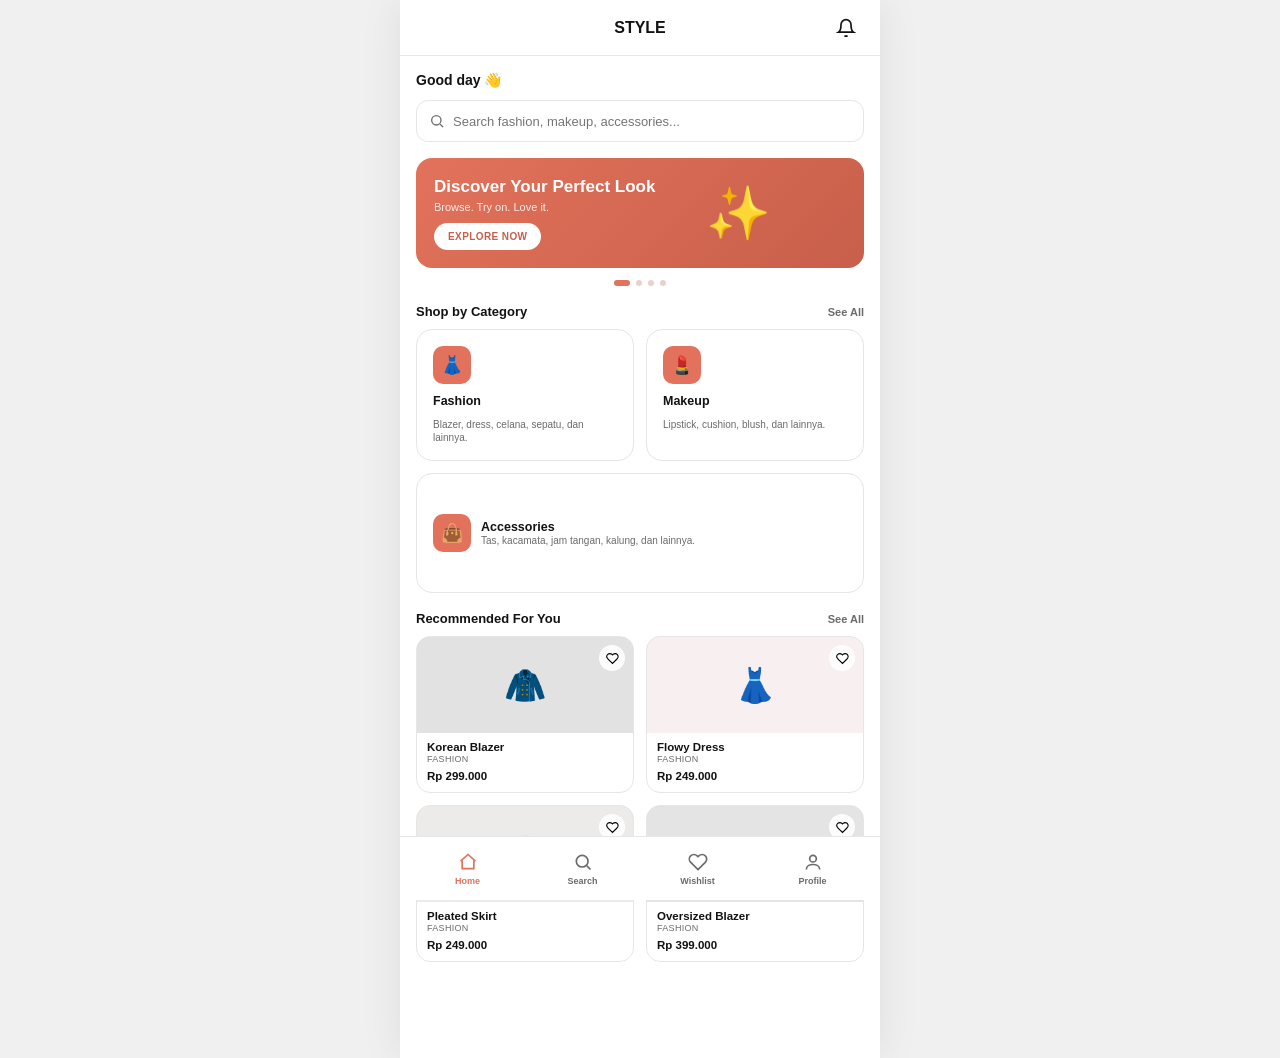
<file: index.html>
<!DOCTYPE html>
<html lang="id">
<head>
<meta charset="UTF-8">
<meta name="viewport" content="width=device-width, initial-scale=1.0">
<title>STYLE — Virtual Try-On</title>
<meta name="description" content="STYLE: telusuri produk fashion, makeup, dan aksesori lalu coba secara virtual menggunakan AI.">
<link rel="stylesheet" href="styles.css">
<link rel="icon" href="data:image/svg+xml,<svg xmlns=%22http://www.w3.org/2000/svg%22 viewBox=%220 0 100 100%22><rect width=%22100%22 height=%22100%22 rx=%2222%22 fill=%22%23111%22/><text x=%2250%22 y=%2266%22 font-size=%2255%22 text-anchor=%22middle%22 fill=%22%23fff%22 font-family=%22sans-serif%22 font-weight=%22800%22>S</text></svg>">
</head>
<body>
<div class="app-shell">

  <div class="app-header">
    <span class="icon-btn placeholder"></span>
    <h1>STYLE</h1>
    <span class="icon-btn">
      <svg viewBox="0 0 24 24" fill="none" stroke="currentColor" stroke-width="2"><path d="M18 8a6 6 0 0 0-12 0c0 7-3 9-3 9h18s-3-2-3-9"/><path d="M13.7 21a2 2 0 0 1-3.4 0"/></svg>
    </span>
  </div>

  <div class="content">
    <div class="greet">Good day 👋</div>
    <form class="search-bar" action="shop.html" method="get">
      <svg viewBox="0 0 24 24" fill="none" stroke="currentColor" stroke-width="2"><circle cx="11" cy="11" r="7"/><path d="M21 21l-4.3-4.3"/></svg>
      <input type="text" name="q" placeholder="Search fashion, makeup, accessories...">
    </form>

    <div class="hero">
      <div class="hero-text">
        <div>
          <h2>Discover Your Perfect Look</h2>
          <p>Browse. Try on. Love it.</p>
        </div>
        <a href="shop.html" class="hero-btn">Explore Now</a>
      </div>
      <div class="hero-emoji">✨</div>
    </div>
    <div class="dots">
      <span class="dot active"></span><span class="dot"></span><span class="dot"></span><span class="dot"></span>
    </div>

    <div class="section-header"><h3>Shop by Category</h3><a class="see-all" href="shop.html">See All</a></div>
    <div class="hub-grid">
      <a class="hub-card" href="shop.html?cat=fashion">
        <div class="hub-icon">👗</div>
        <h4>Fashion</h4>
        <p>Blazer, dress, celana, sepatu, dan lainnya.</p>
      </a>
      <a class="hub-card" href="shop.html?cat=makeup">
        <div class="hub-icon">💄</div>
        <h4>Makeup</h4>
        <p>Lipstick, cushion, blush, dan lainnya.</p>
      </a>
      <a class="hub-card wide" href="shop.html?cat=accessories">
        <div class="hub-icon">👜</div>
        <div>
          <h4>Accessories</h4>
          <p>Tas, kacamata, jam tangan, kalung, dan lainnya.</p>
        </div>
      </a>
    </div>

    <div class="section-header"><h3>Recommended For You</h3><a class="see-all" href="shop.html">See All</a></div>
    <div class="product-grid" id="home-recommended"></div>
  </div>

  <div class="bottom-nav">
    <a class="nav-item active" href="index.html">
      <svg viewBox="0 0 24 24" fill="none" stroke="currentColor" stroke-width="2"><path d="M3 11l9-8 9 8"/><path d="M5 10v10h14V10"/></svg>
      <span class="nav-label">Home</span>
    </a>
    <a class="nav-item" href="shop.html">
      <svg viewBox="0 0 24 24" fill="none" stroke="currentColor" stroke-width="2"><circle cx="11" cy="11" r="7"/><path d="M21 21l-4.3-4.3"/></svg>
      <span class="nav-label">Search</span>
    </a>
    <a class="nav-item" href="wishlist.html">
      <svg viewBox="0 0 24 24" fill="none" stroke="currentColor" stroke-width="2"><path d="M20.8 4.6a5.5 5.5 0 0 0-7.8 0L12 5.6l-1-1a5.5 5.5 0 0 0-7.8 7.8l1 1L12 21l7.8-7.6 1-1a5.5 5.5 0 0 0 0-7.8z"/></svg>
      <span class="nav-label">Wishlist</span>
    </a>
    <a class="nav-item" href="profile.html">
      <svg viewBox="0 0 24 24" fill="none" stroke="currentColor" stroke-width="2"><circle cx="12" cy="8" r="4"/><path d="M4 21c0-4 4-6 8-6s8 2 8 6"/></svg>
      <span class="nav-label">Profile</span>
    </a>
  </div>

</div>
<script src="data.js"></script>
<script src="script.js"></script>
</body>
</html>
</file>
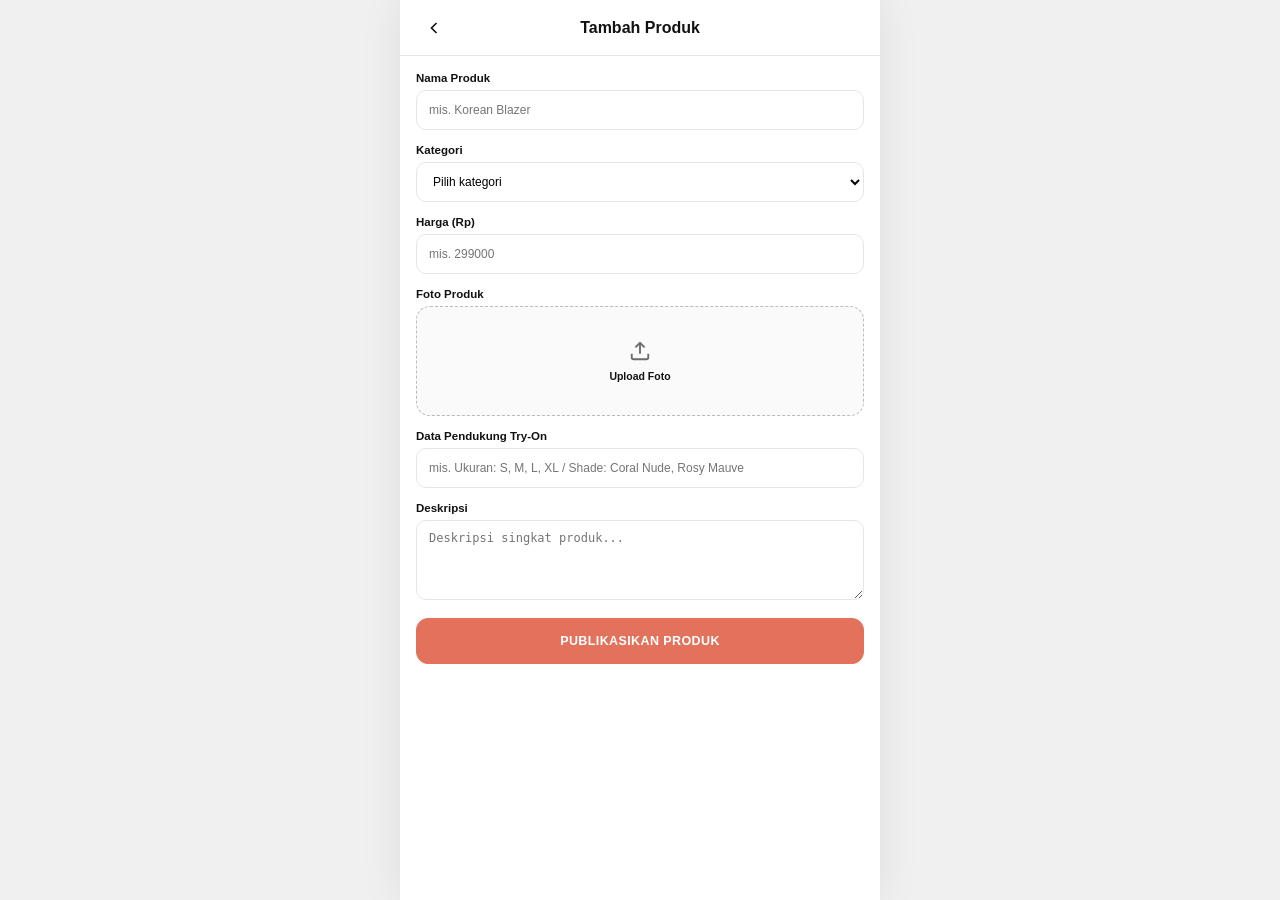
<file: admin-add-product.html>
<!DOCTYPE html>
<html lang="id">
<head>
<meta charset="UTF-8">
<meta name="viewport" content="width=device-width, initial-scale=1.0">
<title>Tambah Produk — STYLE Admin</title>
<link rel="stylesheet" href="styles.css">
<link rel="icon" href="data:image/svg+xml,<svg xmlns=%22http://www.w3.org/2000/svg%22 viewBox=%220 0 100 100%22><rect width=%22100%22 height=%22100%22 rx=%2222%22 fill=%22%23e2725b%22/><text x=%2250%22 y=%2266%22 font-size=%2255%22 text-anchor=%22middle%22 fill=%22%23fff%22 font-family=%22sans-serif%22 font-weight=%22800%22>S</text></svg>">
</head>
<body>
<div class="app-shell">

  <div class="app-header">
    <a class="icon-btn" href="admin-dashboard.html">
      <svg viewBox="0 0 24 24" fill="none" stroke="currentColor" stroke-width="2"><path d="M15 18l-6-6 6-6"/></svg>
    </a>
    <h1>Tambah Produk</h1>
    <span class="icon-btn placeholder"></span>
  </div>

  <div class="content">
    <form id="admin-add-form">
      <div class="form-group">
        <label class="form-label">Nama Produk</label>
        <input class="form-input" type="text" placeholder="mis. Korean Blazer" required>
      </div>
      <div class="form-group">
        <label class="form-label">Kategori</label>
        <select class="form-select" required>
          <option value="">Pilih kategori</option>
          <option value="fashion">Fashion</option>
          <option value="makeup">Makeup</option>
          <option value="accessories">Accessories</option>
        </select>
      </div>
      <div class="form-group">
        <label class="form-label">Harga (Rp)</label>
        <input class="form-input" type="number" placeholder="mis. 299000" min="0" required>
      </div>
      <div class="form-group">
        <label class="form-label">Foto Produk</label>
        <div class="upload-box">
          <svg viewBox="0 0 24 24" fill="none" stroke="currentColor" stroke-width="2"><path d="M21 15v4a2 2 0 0 1-2 2H5a2 2 0 0 1-2-2v-4"/><polyline points="17 8 12 3 7 8"/><line x1="12" y1="3" x2="12" y2="15"/></svg>
          <span class="upload-label">Upload Foto</span>
        </div>
      </div>
      <div class="form-group">
        <label class="form-label">Data Pendukung Try-On</label>
        <input class="form-input" type="text" placeholder="mis. Ukuran: S, M, L, XL / Shade: Coral Nude, Rosy Mauve">
      </div>
      <div class="form-group">
        <label class="form-label">Deskripsi</label>
        <textarea class="form-textarea" placeholder="Deskripsi singkat produk..."></textarea>
      </div>

      <button class="btn btn-primary" type="submit">Publikasikan Produk</button>
    </form>
  </div>

</div>
<script src="data.js"></script>
<script src="script.js"></script>
</body>
</html>
</file>
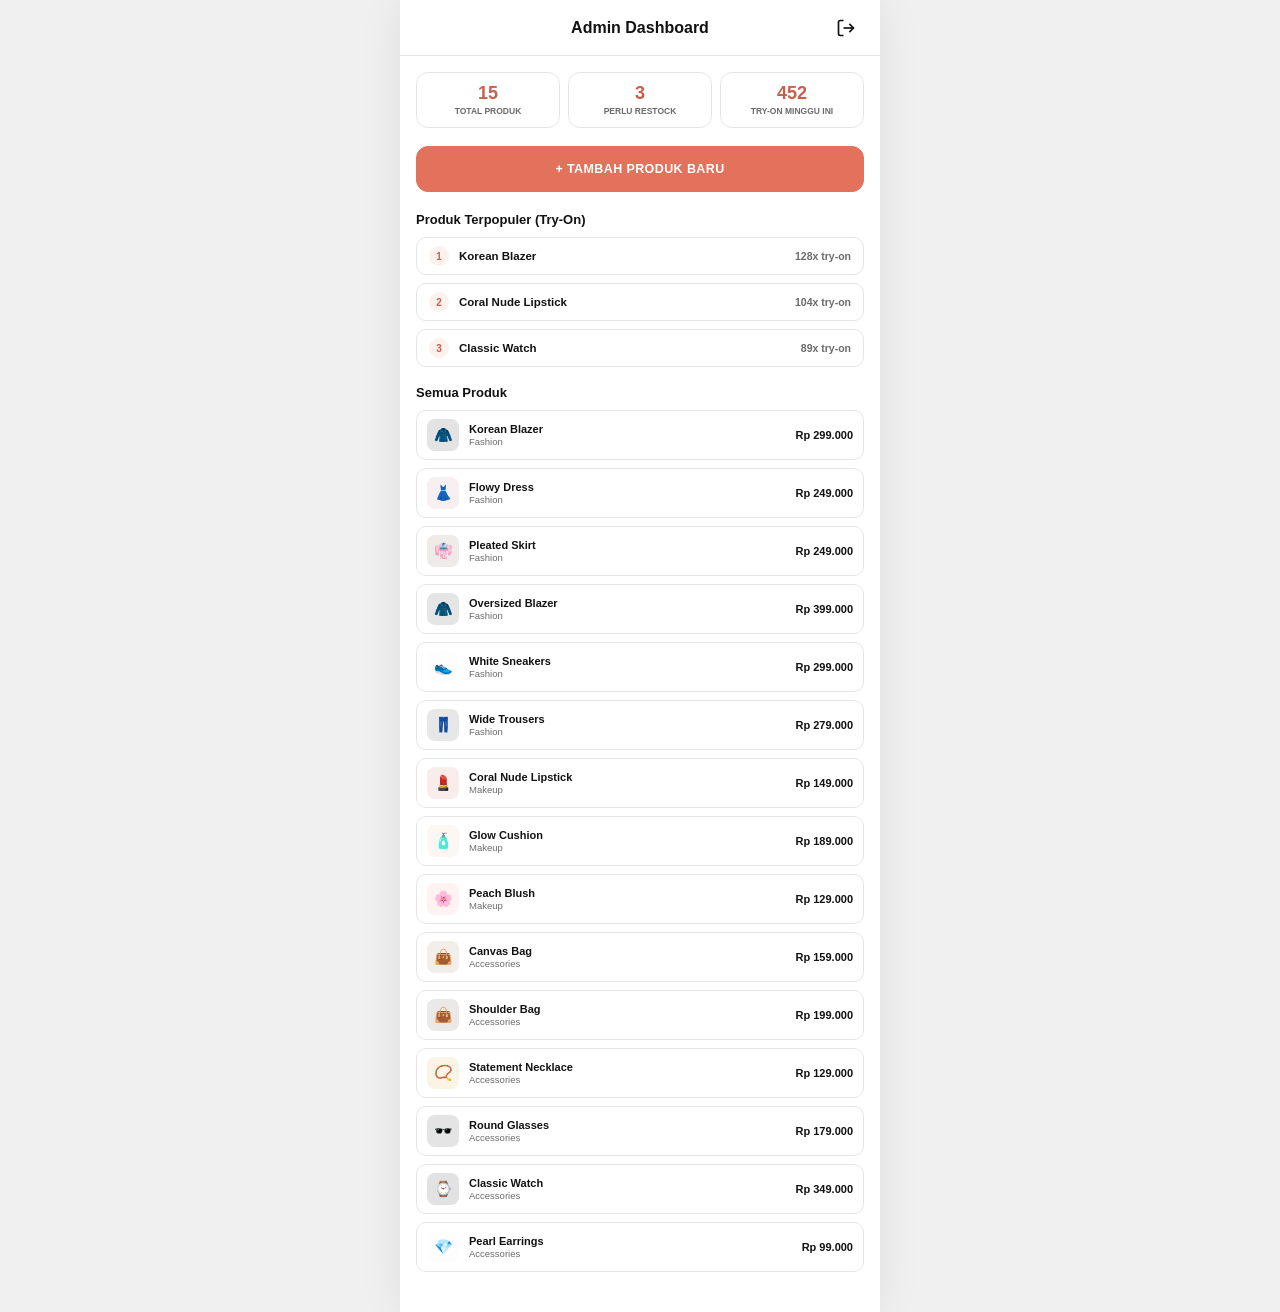
<file: admin-dashboard.html>
<!DOCTYPE html>
<html lang="id">
<head>
<meta charset="UTF-8">
<meta name="viewport" content="width=device-width, initial-scale=1.0">
<title>Admin Dashboard — STYLE</title>
<link rel="stylesheet" href="styles.css">
<link rel="icon" href="data:image/svg+xml,<svg xmlns=%22http://www.w3.org/2000/svg%22 viewBox=%220 0 100 100%22><rect width=%22100%22 height=%22100%22 rx=%2222%22 fill=%22%23e2725b%22/><text x=%2250%22 y=%2266%22 font-size=%2255%22 text-anchor=%22middle%22 fill=%22%23fff%22 font-family=%22sans-serif%22 font-weight=%22800%22>S</text></svg>">
</head>
<body>
<div class="app-shell">

  <div class="app-header">
    <span class="icon-btn placeholder"></span>
    <h1>Admin Dashboard</h1>
    <a class="icon-btn" href="admin-login.html" aria-label="Logout">
      <svg viewBox="0 0 24 24" fill="none" stroke="currentColor" stroke-width="2"><path d="M9 21H5a2 2 0 0 1-2-2V5a2 2 0 0 1 2-2h4"/><polyline points="16 17 21 12 16 7"/><line x1="21" y1="12" x2="9" y2="12"/></svg>
    </a>
  </div>

  <div class="content">
    <div class="stat-grid">
      <div class="stat-card">
        <div class="stat-value" id="stat-total-produk">—</div>
        <div class="stat-label">Total Produk</div>
      </div>
      <div class="stat-card">
        <div class="stat-value">3</div>
        <div class="stat-label">Perlu Restock</div>
      </div>
      <div class="stat-card">
        <div class="stat-value">452</div>
        <div class="stat-label">Try-On Minggu Ini</div>
      </div>
    </div>

    <a class="btn btn-primary" href="admin-add-product.html" style="margin-bottom:20px;">+ Tambah Produk Baru</a>

    <div class="section-header" style="margin-top:0;"><h3>Produk Terpopuler (Try-On)</h3></div>
    <div class="rank-list">
      <div class="rank-row">
        <div class="rank-num">1</div>
        <div class="rank-name">Korean Blazer</div>
        <div class="rank-count">128x try-on</div>
      </div>
      <div class="rank-row">
        <div class="rank-num">2</div>
        <div class="rank-name">Coral Nude Lipstick</div>
        <div class="rank-count">104x try-on</div>
      </div>
      <div class="rank-row">
        <div class="rank-num">3</div>
        <div class="rank-name">Classic Watch</div>
        <div class="rank-count">89x try-on</div>
      </div>
    </div>

    <div class="section-header" style="margin-top:0;"><h3>Semua Produk</h3></div>
    <div id="admin-product-list"></div>
  </div>

</div>
<script src="data.js"></script>
<script src="script.js"></script>
</body>
</html>
</file>
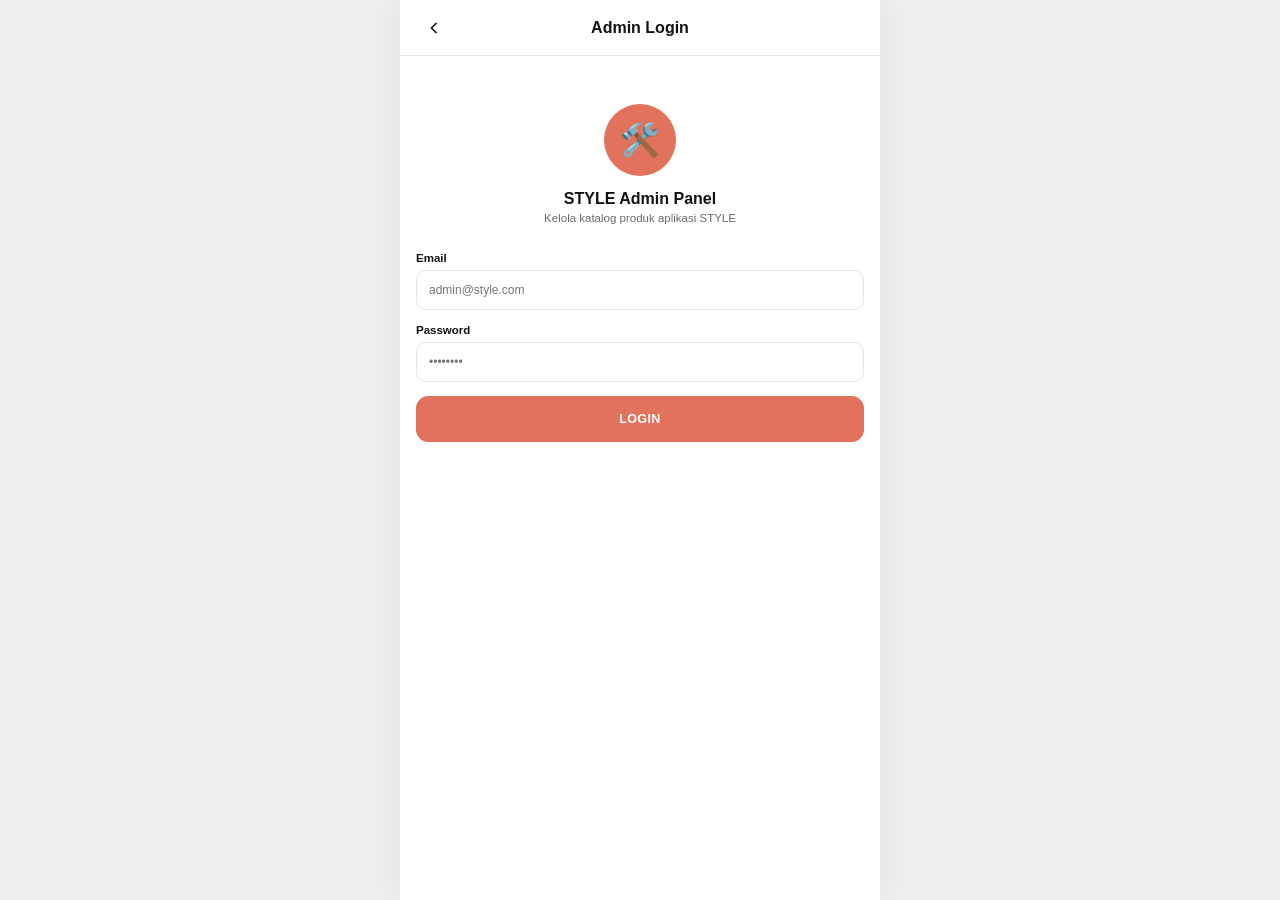
<file: admin-login.html>
<!DOCTYPE html>
<html lang="id">
<head>
<meta charset="UTF-8">
<meta name="viewport" content="width=device-width, initial-scale=1.0">
<title>Admin Login — STYLE</title>
<link rel="stylesheet" href="styles.css">
<link rel="icon" href="data:image/svg+xml,<svg xmlns=%22http://www.w3.org/2000/svg%22 viewBox=%220 0 100 100%22><rect width=%22100%22 height=%22100%22 rx=%2222%22 fill=%22%23e2725b%22/><text x=%2250%22 y=%2266%22 font-size=%2255%22 text-anchor=%22middle%22 fill=%22%23fff%22 font-family=%22sans-serif%22 font-weight=%22800%22>S</text></svg>">
</head>
<body>
<div class="app-shell">

  <div class="app-header">
    <a class="icon-btn" href="profile.html">
      <svg viewBox="0 0 24 24" fill="none" stroke="currentColor" stroke-width="2"><path d="M15 18l-6-6 6-6"/></svg>
    </a>
    <h1>Admin Login</h1>
    <span class="icon-btn placeholder"></span>
  </div>

  <div class="content">
    <div style="text-align:center; margin:32px 0 28px;">
      <div class="confirm-icon" style="margin-bottom:14px;">🛠️</div>
      <h2 style="font-size:16px; font-weight:800;">STYLE Admin Panel</h2>
      <p class="muted" style="font-size:11.5px; margin-top:4px;">Kelola katalog produk aplikasi STYLE</p>
    </div>

    <form id="admin-login-form">
      <div class="form-group">
        <label class="form-label">Email</label>
        <input class="form-input" type="email" placeholder="admin@style.com" required>
      </div>
      <div class="form-group">
        <label class="form-label">Password</label>
        <input class="form-input" type="password" placeholder="••••••••" required>
      </div>
      <button class="btn btn-primary" type="submit">Login</button>
    </form>
  </div>

</div>
<script src="data.js"></script>
<script src="script.js"></script>
</body>
</html>
</file>
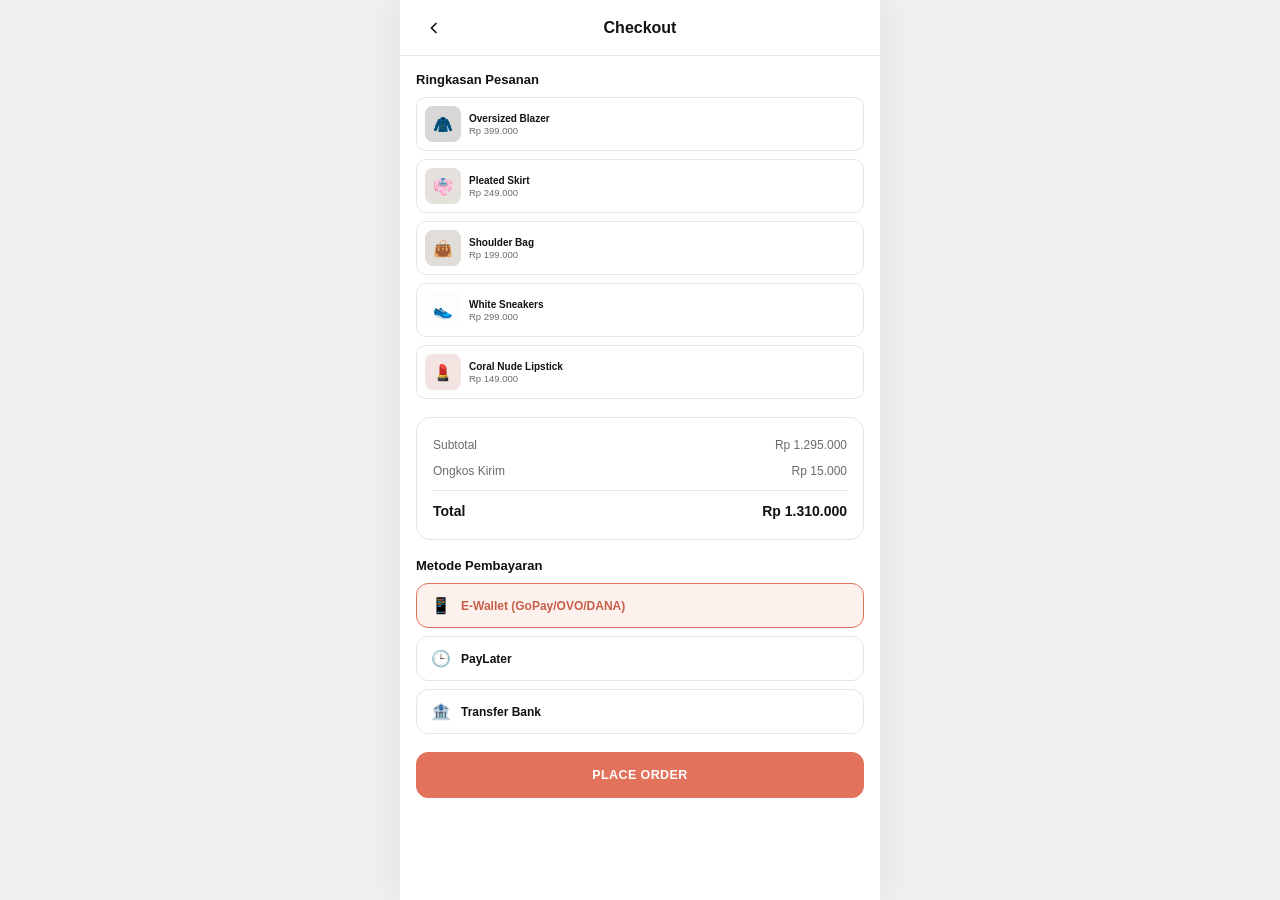
<file: checkout.html>
<!DOCTYPE html>
<html lang="id">
<head>
<meta charset="UTF-8">
<meta name="viewport" content="width=device-width, initial-scale=1.0">
<title>Checkout — STYLE</title>
<link rel="stylesheet" href="styles.css">
<link rel="icon" href="data:image/svg+xml,<svg xmlns=%22http://www.w3.org/2000/svg%22 viewBox=%220 0 100 100%22><rect width=%22100%22 height=%22100%22 rx=%2222%22 fill=%22%23e2725b%22/><text x=%2250%22 y=%2266%22 font-size=%2255%22 text-anchor=%22middle%22 fill=%22%23fff%22 font-family=%22sans-serif%22 font-weight=%22800%22>S</text></svg>">
</head>
<body>
<div class="app-shell">

  <div class="app-header">
    <a class="icon-btn" href="mixmatch.html">
      <svg viewBox="0 0 24 24" fill="none" stroke="currentColor" stroke-width="2"><path d="M15 18l-6-6 6-6"/></svg>
    </a>
    <h1>Checkout</h1>
    <span class="icon-btn placeholder"></span>
  </div>

  <div class="content" id="checkout-page">
    <div class="section-header" style="margin-top:0;"><h3>Ringkasan Pesanan</h3></div>
    <div class="order-items" id="order-items"></div>

    <div class="summary-box">
      <div class="summary-row"><span>Subtotal</span><span id="checkout-subtotal">Rp 0</span></div>
      <div class="summary-row"><span>Ongkos Kirim</span><span>Rp 15.000</span></div>
      <div class="summary-row total"><span>Total</span><span id="checkout-total">Rp 0</span></div>
    </div>

    <div class="section-header" style="margin-top:0;"><h3>Metode Pembayaran</h3></div>
    <div class="payment-list" id="payment-list" data-group="payment">
      <label class="payment-item active" data-item data-method="E-Wallet (GoPay/OVO/DANA)">
        <span class="payment-icon">📱</span>
        <span class="payment-label">E-Wallet (GoPay/OVO/DANA)</span>
        <input type="radio" name="payment" checked>
      </label>
      <label class="payment-item" data-item data-method="PayLater">
        <span class="payment-icon">🕒</span>
        <span class="payment-label">PayLater</span>
        <input type="radio" name="payment">
      </label>
      <label class="payment-item" data-item data-method="Transfer Bank">
        <span class="payment-icon">🏦</span>
        <span class="payment-label">Transfer Bank</span>
        <input type="radio" name="payment">
      </label>
    </div>

    <button class="btn btn-primary" type="button" id="place-order-btn">Place Order</button>
  </div>

</div>
<script src="data.js"></script>
<script src="script.js"></script>
</body>
</html>
</file>
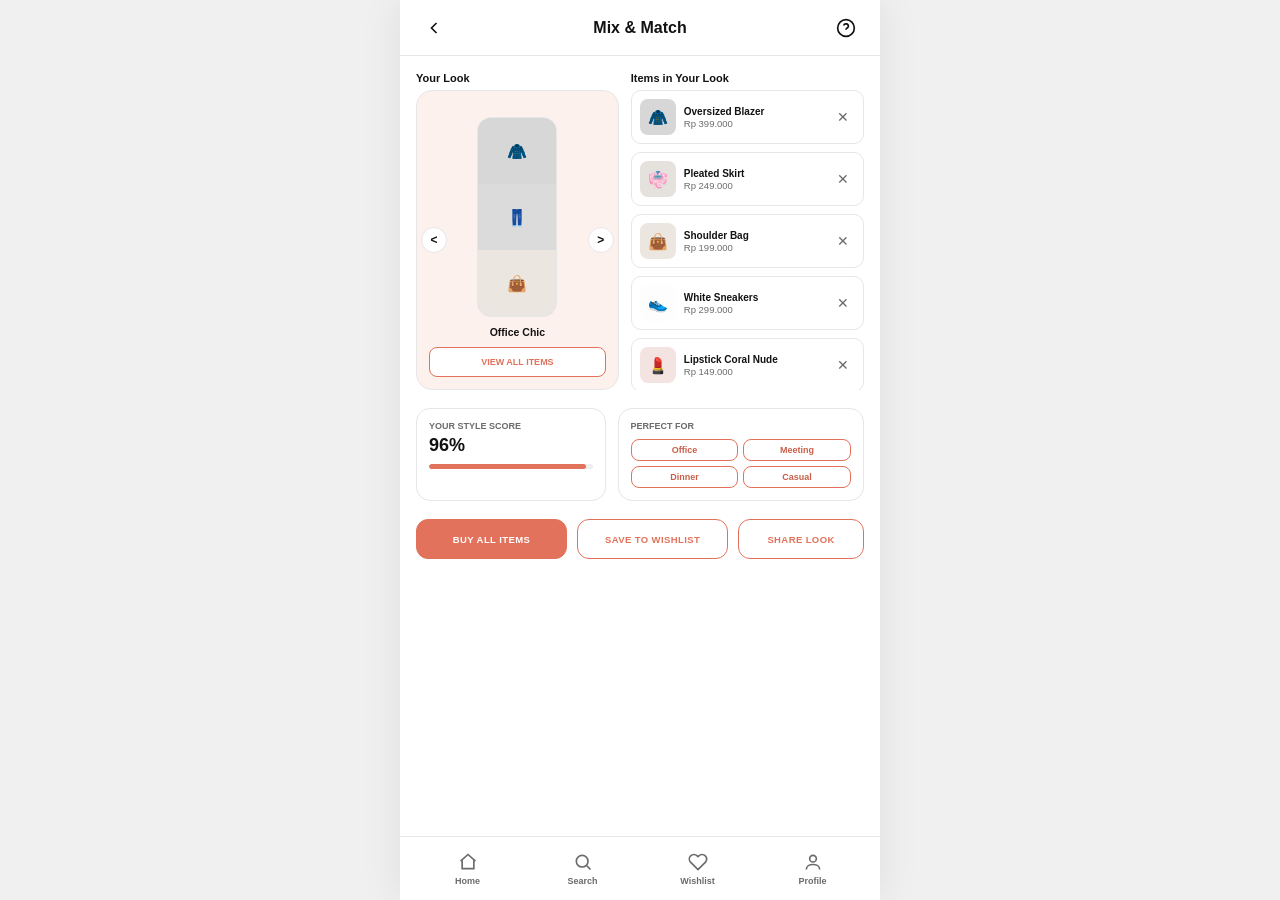
<file: mixmatch.html>
<!DOCTYPE html>
<html lang="id">
<head>
<meta charset="UTF-8">
<meta name="viewport" content="width=device-width, initial-scale=1.0">
<title>Mix & Match — STYLE</title>
<link rel="stylesheet" href="styles.css">
<link rel="icon" href="data:image/svg+xml,<svg xmlns=%22http://www.w3.org/2000/svg%22 viewBox=%220 0 100 100%22><rect width=%22100%22 height=%22100%22 rx=%2222%22 fill=%22%23111%22/><text x=%2250%22 y=%2266%22 font-size=%2255%22 text-anchor=%22middle%22 fill=%22%23fff%22 font-family=%22sans-serif%22 font-weight=%22800%22>S</text></svg>">
</head>
<body>
<div class="app-shell">

  <div class="app-header">
    <a class="icon-btn" href="wishlist.html">
      <svg viewBox="0 0 24 24" fill="none" stroke="currentColor" stroke-width="2"><path d="M15 18l-6-6 6-6"/></svg>
    </a>
    <h1>Mix & Match</h1>
    <span class="icon-btn">
      <svg viewBox="0 0 24 24" fill="none" stroke="currentColor" stroke-width="2"><circle cx="12" cy="12" r="10"/><path d="M9.1 9a3 3 0 0 1 5.8 1c0 2-3 2-3 4"/><line x1="12" y1="17" x2="12" y2="17.01"/></svg>
    </span>
  </div>

  <div class="content">
    <div class="mix-container">
      <div>
        <label class="form-label" style="font-size:11px;">Your Look</label>
        <div class="look-view">
          <div class="arrow-btn arrow-left" data-toast="Weekend Casual look">&lt;</div>
          <div class="look-canvas">
            <div class="strip" style="background:#3a3a3a33;">🧥</div>
            <div class="strip" style="background:#4a4a4a33;">👖</div>
            <div class="strip" style="background:#9c846533;">👜</div>
          </div>
          <div class="arrow-btn arrow-right" data-toast="Photoshoot Glam look">&gt;</div>
          <div class="look-name">Office Chic</div>
          <button class="btn-view-items" type="button" data-toast="5 items in this look">View All Items</button>
        </div>
      </div>
      <div>
        <label class="form-label" style="font-size:11px;">Items in Your Look</label>
        <div class="items-list">
          <div class="list-item-row">
            <div class="list-item-thumb" style="background:#3a3a3a33;">🧥</div>
            <div class="list-item-details"><div class="list-item-name">Oversized Blazer</div><div class="list-item-price">Rp 399.000</div></div>
            <button class="list-item-remove" type="button">✕</button>
          </div>
          <div class="list-item-row">
            <div class="list-item-thumb" style="background:#7c6a5833;">👘</div>
            <div class="list-item-details"><div class="list-item-name">Pleated Skirt</div><div class="list-item-price">Rp 249.000</div></div>
            <button class="list-item-remove" type="button">✕</button>
          </div>
          <div class="list-item-row">
            <div class="list-item-thumb" style="background:#9c846533;">👜</div>
            <div class="list-item-details"><div class="list-item-name">Shoulder Bag</div><div class="list-item-price">Rp 199.000</div></div>
            <button class="list-item-remove" type="button">✕</button>
          </div>
          <div class="list-item-row">
            <div class="list-item-thumb" style="background:#f2f2f233;">👟</div>
            <div class="list-item-details"><div class="list-item-name">White Sneakers</div><div class="list-item-price">Rp 299.000</div></div>
            <button class="list-item-remove" type="button">✕</button>
          </div>
          <div class="list-item-row">
            <div class="list-item-thumb" style="background:#c9776b33;">💄</div>
            <div class="list-item-details"><div class="list-item-name">Lipstick Coral Nude</div><div class="list-item-price">Rp 149.000</div></div>
            <button class="list-item-remove" type="button">✕</button>
          </div>
        </div>
      </div>
    </div>

    <div class="mix-score-row">
      <div class="style-score-box">
        <div class="score-label">Your Style Score</div>
        <div class="score-value" style="font-size:18px;">96%</div>
        <div class="score-bar-bg"><div class="score-bar-fill" style="width:96%;"></div></div>
      </div>
      <div class="perfect-box">
        <div class="score-label">Perfect For</div>
        <div class="tag-grid">
          <div class="tag-pill">Office</div>
          <div class="tag-pill">Meeting</div>
          <div class="tag-pill">Dinner</div>
          <div class="tag-pill">Casual</div>
        </div>
      </div>
    </div>

    <div class="btn-row three">
      <a class="btn btn-primary" href="checkout.html?type=look">Buy All Items</a>
      <button class="btn btn-outline" type="button" data-toast="Look saved to Wishlist ✓">Save to Wishlist</button>
      <button class="btn btn-outline" type="button" data-toast="Link copied to clipboard ✓">Share Look</button>
    </div>
  </div>

  <div class="bottom-nav">
    <a class="nav-item" href="index.html">
      <svg viewBox="0 0 24 24" fill="none" stroke="currentColor" stroke-width="2"><path d="M3 11l9-8 9 8"/><path d="M5 10v10h14V10"/></svg>
      <span class="nav-label">Home</span>
    </a>
    <a class="nav-item" href="shop.html">
      <svg viewBox="0 0 24 24" fill="none" stroke="currentColor" stroke-width="2"><circle cx="11" cy="11" r="7"/><path d="M21 21l-4.3-4.3"/></svg>
      <span class="nav-label">Search</span>
    </a>
    <a class="nav-item" href="wishlist.html">
      <svg viewBox="0 0 24 24" fill="none" stroke="currentColor" stroke-width="2"><path d="M20.8 4.6a5.5 5.5 0 0 0-7.8 0L12 5.6l-1-1a5.5 5.5 0 0 0-7.8 7.8l1 1L12 21l7.8-7.6 1-1a5.5 5.5 0 0 0 0-7.8z"/></svg>
      <span class="nav-label">Wishlist</span>
    </a>
    <a class="nav-item" href="profile.html">
      <svg viewBox="0 0 24 24" fill="none" stroke="currentColor" stroke-width="2"><circle cx="12" cy="8" r="4"/><path d="M4 21c0-4 4-6 8-6s8 2 8 6"/></svg>
      <span class="nav-label">Profile</span>
    </a>
  </div>

</div>
<script src="data.js"></script>
<script src="script.js"></script>
</body>
</html>
</file>
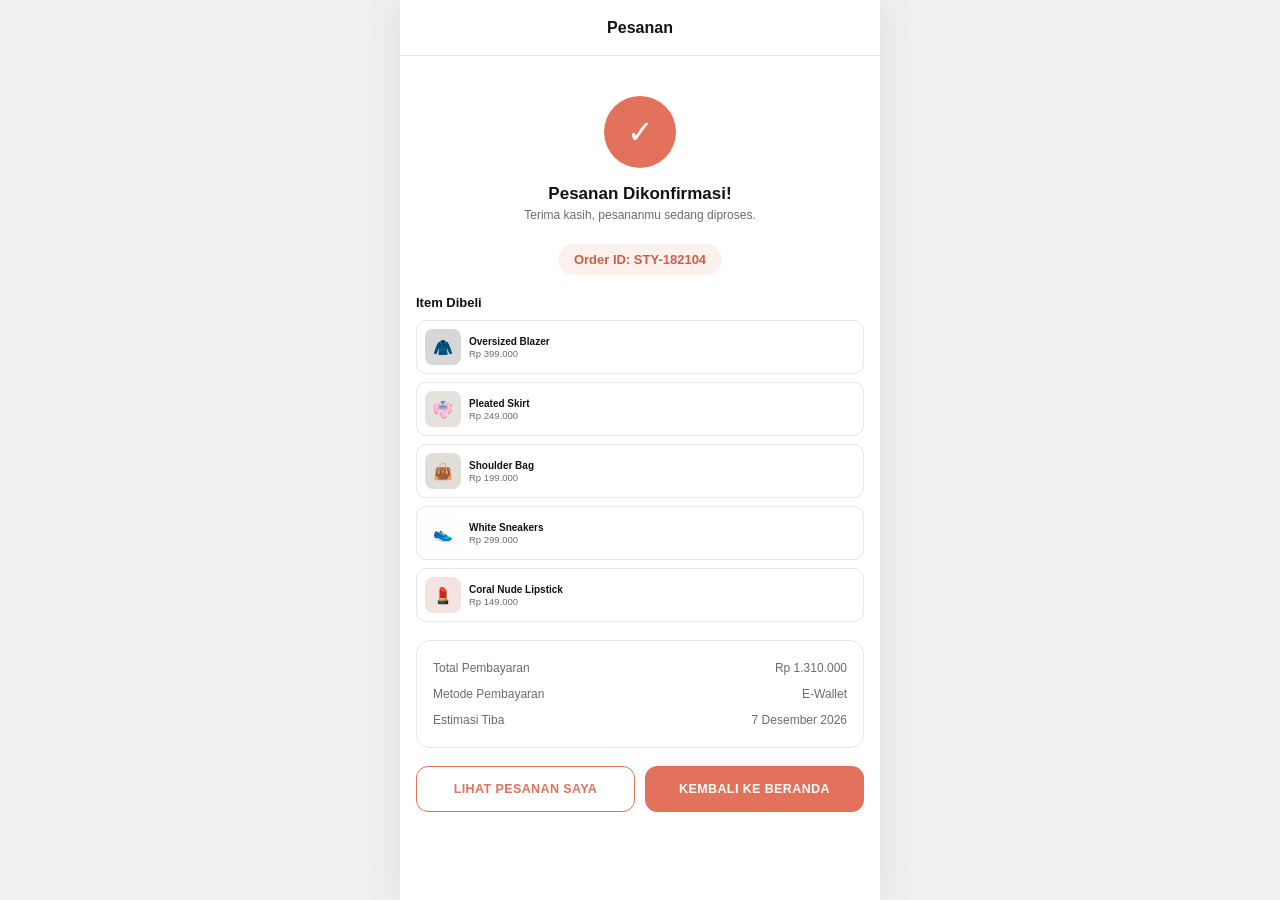
<file: order-confirmation.html>
<!DOCTYPE html>
<html lang="id">
<head>
<meta charset="UTF-8">
<meta name="viewport" content="width=device-width, initial-scale=1.0">
<title>Pesanan Dikonfirmasi — STYLE</title>
<link rel="stylesheet" href="styles.css">
<link rel="icon" href="data:image/svg+xml,<svg xmlns=%22http://www.w3.org/2000/svg%22 viewBox=%220 0 100 100%22><rect width=%22100%22 height=%22100%22 rx=%2222%22 fill=%22%23e2725b%22/><text x=%2250%22 y=%2266%22 font-size=%2255%22 text-anchor=%22middle%22 fill=%22%23fff%22 font-family=%22sans-serif%22 font-weight=%22800%22>S</text></svg>">
</head>
<body>
<div class="app-shell">

  <div class="app-header">
    <span class="icon-btn placeholder"></span>
    <h1>Pesanan</h1>
    <span class="icon-btn placeholder"></span>
  </div>

  <div class="content" id="confirm-page">
    <div class="confirm-hero">
      <div class="confirm-icon">✓</div>
      <h2>Pesanan Dikonfirmasi!</h2>
      <p>Terima kasih, pesananmu sedang diproses.</p>
    </div>

    <div class="order-id" id="confirm-order-id">Order ID: —</div>

    <div class="section-header" style="margin-top:0;"><h3>Item Dibeli</h3></div>
    <div class="order-items" id="confirm-items"></div>

    <div class="summary-box">
      <div class="summary-row"><span>Total Pembayaran</span><span id="confirm-total">Rp 0</span></div>
      <div class="summary-row"><span>Metode Pembayaran</span><span id="confirm-method">—</span></div>
      <div class="summary-row"><span>Estimasi Tiba</span><span id="confirm-delivery">—</span></div>
    </div>

    <div class="btn-row two">
      <a class="btn btn-outline" href="wishlist.html">Lihat Pesanan Saya</a>
      <a class="btn btn-primary" href="index.html">Kembali ke Beranda</a>
    </div>
  </div>

</div>
<script src="data.js"></script>
<script src="script.js"></script>
</body>
</html>
</file>
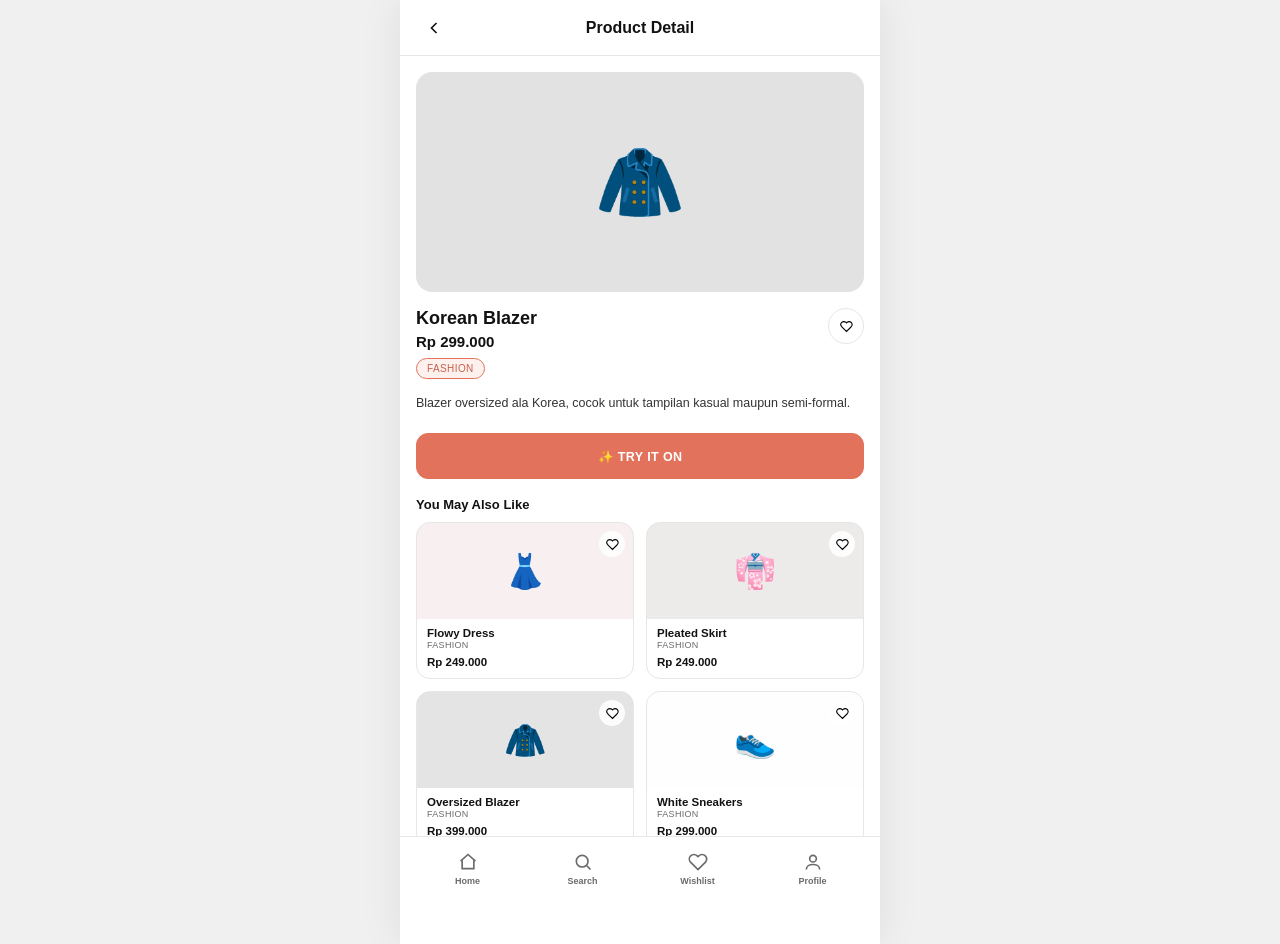
<file: product.html>
<!DOCTYPE html>
<html lang="id">
<head>
<meta charset="UTF-8">
<meta name="viewport" content="width=device-width, initial-scale=1.0">
<title>Product — STYLE</title>
<link rel="stylesheet" href="styles.css">
<link rel="icon" href="data:image/svg+xml,<svg xmlns=%22http://www.w3.org/2000/svg%22 viewBox=%220 0 100 100%22><rect width=%22100%22 height=%22100%22 rx=%2222%22 fill=%22%23111%22/><text x=%2250%22 y=%2266%22 font-size=%2255%22 text-anchor=%22middle%22 fill=%22%23fff%22 font-family=%22sans-serif%22 font-weight=%22800%22>S</text></svg>">
</head>
<body>
<div class="app-shell">

  <div class="app-header">
    <a class="icon-btn" id="pd-back-btn" href="shop.html">
      <svg viewBox="0 0 24 24" fill="none" stroke="currentColor" stroke-width="2"><path d="M15 18l-6-6 6-6"/></svg>
    </a>
    <h1>Product Detail</h1>
    <span class="icon-btn placeholder"></span>
  </div>

  <div class="content" id="product-detail">
    <div class="detail-thumb" id="pd-thumb"></div>

    <div style="display:flex; justify-content:space-between; align-items:flex-start; gap:10px;">
      <div>
        <div class="detail-name" id="pd-name">—</div>
        <div class="detail-price" id="pd-price">—</div>
      </div>
      <button class="heart-btn" type="button" aria-label="Save to wishlist" style="width:36px; height:36px;">
        <svg viewBox="0 0 24 24" fill="none" stroke="currentColor" stroke-width="2"><path d="M20.8 4.6a5.5 5.5 0 0 0-7.8 0L12 5.6l-1-1a5.5 5.5 0 0 0-7.8 7.8l1 1L12 21l7.8-7.6 1-1a5.5 5.5 0 0 0 0-7.8z"/></svg>
      </button>
    </div>

    <div class="detail-cat" id="pd-cat">—</div>
    <p class="detail-desc" id="pd-desc"></p>

    <a class="btn btn-primary" id="pd-tryon-btn" href="tryon.html">✨ Try It On</a>

    <div class="section-header"><h3>You May Also Like</h3></div>
    <div class="product-grid" id="pd-related"></div>
  </div>

  <div class="bottom-nav">
    <a class="nav-item" href="index.html">
      <svg viewBox="0 0 24 24" fill="none" stroke="currentColor" stroke-width="2"><path d="M3 11l9-8 9 8"/><path d="M5 10v10h14V10"/></svg>
      <span class="nav-label">Home</span>
    </a>
    <a class="nav-item" href="shop.html">
      <svg viewBox="0 0 24 24" fill="none" stroke="currentColor" stroke-width="2"><circle cx="11" cy="11" r="7"/><path d="M21 21l-4.3-4.3"/></svg>
      <span class="nav-label">Search</span>
    </a>
    <a class="nav-item" href="wishlist.html">
      <svg viewBox="0 0 24 24" fill="none" stroke="currentColor" stroke-width="2"><path d="M20.8 4.6a5.5 5.5 0 0 0-7.8 0L12 5.6l-1-1a5.5 5.5 0 0 0-7.8 7.8l1 1L12 21l7.8-7.6 1-1a5.5 5.5 0 0 0 0-7.8z"/></svg>
      <span class="nav-label">Wishlist</span>
    </a>
    <a class="nav-item" href="profile.html">
      <svg viewBox="0 0 24 24" fill="none" stroke="currentColor" stroke-width="2"><circle cx="12" cy="8" r="4"/><path d="M4 21c0-4 4-6 8-6s8 2 8 6"/></svg>
      <span class="nav-label">Profile</span>
    </a>
  </div>

</div>
<script src="data.js"></script>
<script src="script.js"></script>
</body>
</html>
</file>
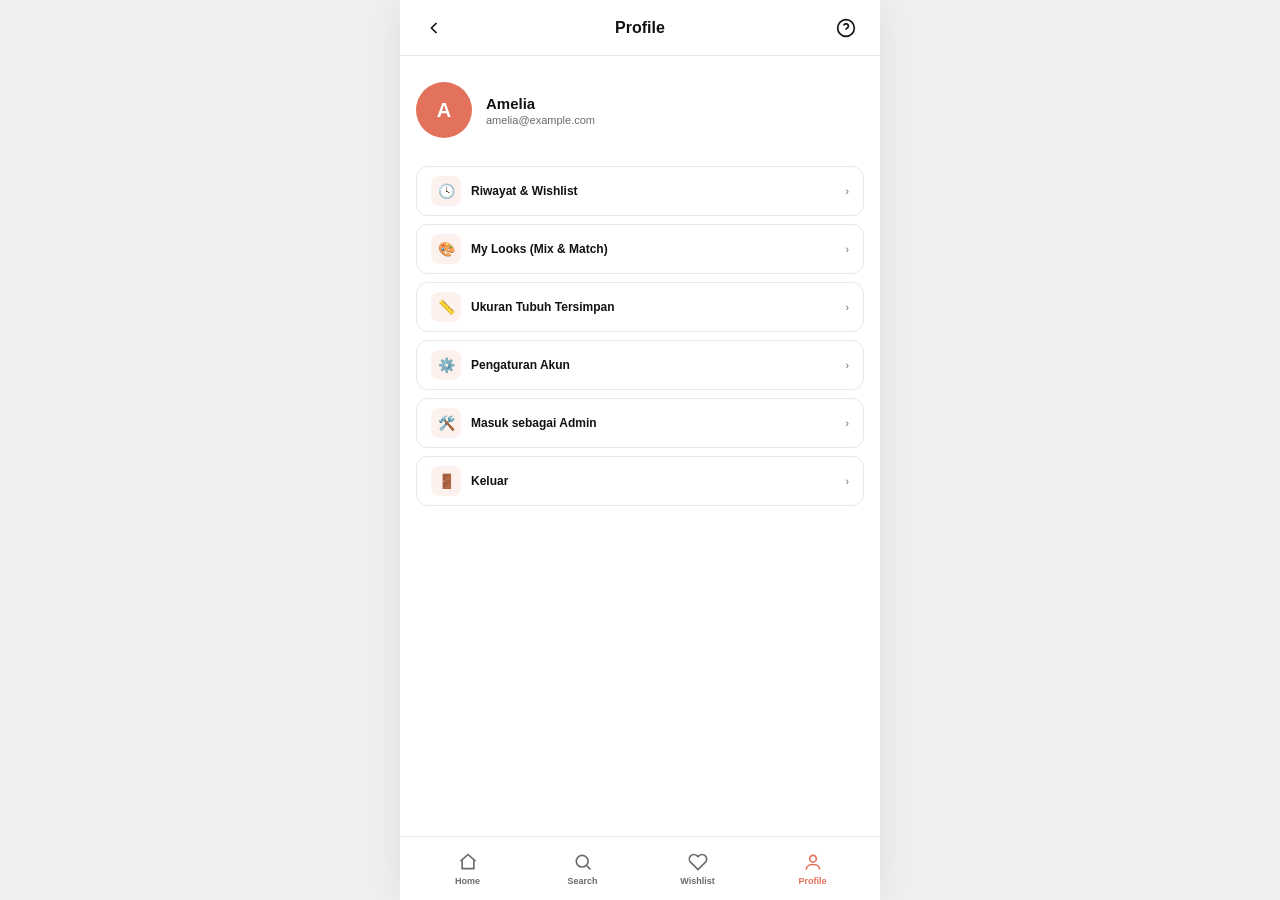
<file: profile.html>
<!DOCTYPE html>
<html lang="id">
<head>
<meta charset="UTF-8">
<meta name="viewport" content="width=device-width, initial-scale=1.0">
<title>Profile — STYLE</title>
<link rel="stylesheet" href="styles.css">
<link rel="icon" href="data:image/svg+xml,<svg xmlns=%22http://www.w3.org/2000/svg%22 viewBox=%220 0 100 100%22><rect width=%22100%22 height=%22100%22 rx=%2222%22 fill=%22%23111%22/><text x=%2250%22 y=%2266%22 font-size=%2255%22 text-anchor=%22middle%22 fill=%22%23fff%22 font-family=%22sans-serif%22 font-weight=%22800%22>S</text></svg>">
</head>
<body>
<div class="app-shell">

  <div class="app-header">
    <a class="icon-btn" href="index.html">
      <svg viewBox="0 0 24 24" fill="none" stroke="currentColor" stroke-width="2"><path d="M15 18l-6-6 6-6"/></svg>
    </a>
    <h1>Profile</h1>
    <span class="icon-btn">
      <svg viewBox="0 0 24 24" fill="none" stroke="currentColor" stroke-width="2"><circle cx="12" cy="12" r="10"/><path d="M9.1 9a3 3 0 0 1 5.8 1c0 2-3 2-3 4"/><line x1="12" y1="17" x2="12" y2="17.01"/></svg>
    </span>
  </div>

  <div class="content">
    <div class="profile-header">
      <div class="avatar">A</div>
      <div>
        <h2>Amelia</h2>
        <p>amelia@example.com</p>
      </div>
    </div>
    <div class="menu-list">
      <a class="menu-list-item" href="wishlist.html"><div class="menu-item-left"><div class="menu-item-icon">🕓</div>Riwayat & Wishlist</div><div class="menu-item-right">›</div></a>
      <a class="menu-list-item" href="mixmatch.html"><div class="menu-item-left"><div class="menu-item-icon">🎨</div>My Looks (Mix & Match)</div><div class="menu-item-right">›</div></a>
      <a class="menu-list-item" href="shop.html?cat=fashion"><div class="menu-item-left"><div class="menu-item-icon">📏</div>Ukuran Tubuh Tersimpan</div><div class="menu-item-right">›</div></a>
      <a class="menu-list-item" href="#"><div class="menu-item-left"><div class="menu-item-icon">⚙️</div>Pengaturan Akun</div><div class="menu-item-right">›</div></a>
      <a class="menu-list-item" href="admin-login.html"><div class="menu-item-left"><div class="menu-item-icon">🛠️</div>Masuk sebagai Admin</div><div class="menu-item-right">›</div></a>
      <a class="menu-list-item" href="#"><div class="menu-item-left"><div class="menu-item-icon">🚪</div>Keluar</div><div class="menu-item-right">›</div></a>
    </div>
  </div>

  <div class="bottom-nav">
    <a class="nav-item" href="index.html">
      <svg viewBox="0 0 24 24" fill="none" stroke="currentColor" stroke-width="2"><path d="M3 11l9-8 9 8"/><path d="M5 10v10h14V10"/></svg>
      <span class="nav-label">Home</span>
    </a>
    <a class="nav-item" href="shop.html">
      <svg viewBox="0 0 24 24" fill="none" stroke="currentColor" stroke-width="2"><circle cx="11" cy="11" r="7"/><path d="M21 21l-4.3-4.3"/></svg>
      <span class="nav-label">Search</span>
    </a>
    <a class="nav-item" href="wishlist.html">
      <svg viewBox="0 0 24 24" fill="none" stroke="currentColor" stroke-width="2"><path d="M20.8 4.6a5.5 5.5 0 0 0-7.8 0L12 5.6l-1-1a5.5 5.5 0 0 0-7.8 7.8l1 1L12 21l7.8-7.6 1-1a5.5 5.5 0 0 0 0-7.8z"/></svg>
      <span class="nav-label">Wishlist</span>
    </a>
    <a class="nav-item active" href="profile.html">
      <svg viewBox="0 0 24 24" fill="none" stroke="currentColor" stroke-width="2"><circle cx="12" cy="8" r="4"/><path d="M4 21c0-4 4-6 8-6s8 2 8 6"/></svg>
      <span class="nav-label">Profile</span>
    </a>
  </div>

</div>
<script src="script.js"></script>
</body>
</html>
</file>
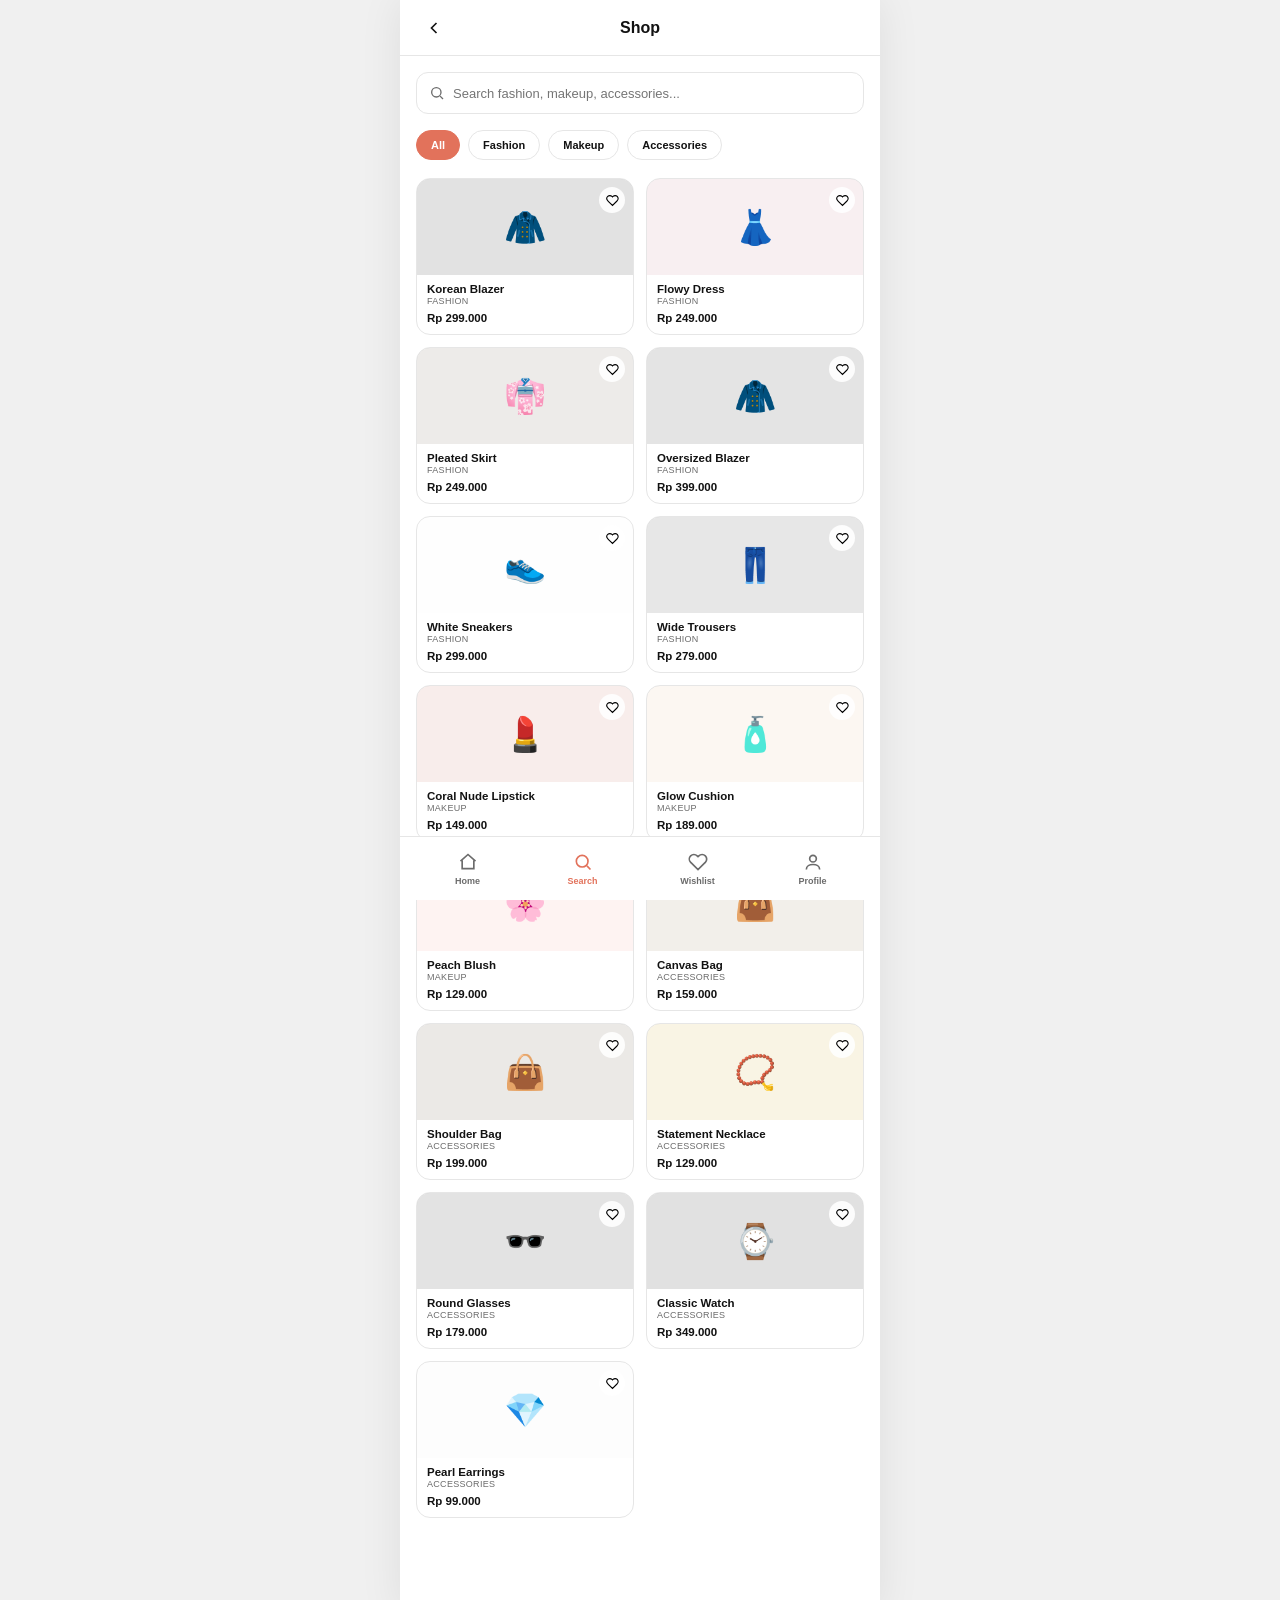
<file: shop.html>
<!DOCTYPE html>
<html lang="id">
<head>
<meta charset="UTF-8">
<meta name="viewport" content="width=device-width, initial-scale=1.0">
<title>Shop — STYLE</title>
<link rel="stylesheet" href="styles.css">
<link rel="icon" href="data:image/svg+xml,<svg xmlns=%22http://www.w3.org/2000/svg%22 viewBox=%220 0 100 100%22><rect width=%22100%22 height=%22100%22 rx=%2222%22 fill=%22%23111%22/><text x=%2250%22 y=%2266%22 font-size=%2255%22 text-anchor=%22middle%22 fill=%22%23fff%22 font-family=%22sans-serif%22 font-weight=%22800%22>S</text></svg>">
</head>
<body>
<div class="app-shell">

  <div class="app-header">
    <a class="icon-btn" href="index.html">
      <svg viewBox="0 0 24 24" fill="none" stroke="currentColor" stroke-width="2"><path d="M15 18l-6-6 6-6"/></svg>
    </a>
    <h1>Shop</h1>
    <span class="icon-btn placeholder"></span>
  </div>

  <div class="content">
    <div class="search-bar">
      <svg viewBox="0 0 24 24" fill="none" stroke="currentColor" stroke-width="2"><circle cx="11" cy="11" r="7"/><path d="M21 21l-4.3-4.3"/></svg>
      <input type="text" placeholder="Search fashion, makeup, accessories...">
    </div>

    <div class="pill-row" id="shop-filters" data-group="shop-filters">
      <div class="pill" data-item data-filter="all">All</div>
      <div class="pill" data-item data-filter="fashion">Fashion</div>
      <div class="pill" data-item data-filter="makeup">Makeup</div>
      <div class="pill" data-item data-filter="accessories">Accessories</div>
    </div>

    <div class="product-grid" id="shop-grid"></div>
  </div>

  <div class="bottom-nav">
    <a class="nav-item" href="index.html">
      <svg viewBox="0 0 24 24" fill="none" stroke="currentColor" stroke-width="2"><path d="M3 11l9-8 9 8"/><path d="M5 10v10h14V10"/></svg>
      <span class="nav-label">Home</span>
    </a>
    <a class="nav-item active" href="shop.html">
      <svg viewBox="0 0 24 24" fill="none" stroke="currentColor" stroke-width="2"><circle cx="11" cy="11" r="7"/><path d="M21 21l-4.3-4.3"/></svg>
      <span class="nav-label">Search</span>
    </a>
    <a class="nav-item" href="wishlist.html">
      <svg viewBox="0 0 24 24" fill="none" stroke="currentColor" stroke-width="2"><path d="M20.8 4.6a5.5 5.5 0 0 0-7.8 0L12 5.6l-1-1a5.5 5.5 0 0 0-7.8 7.8l1 1L12 21l7.8-7.6 1-1a5.5 5.5 0 0 0 0-7.8z"/></svg>
      <span class="nav-label">Wishlist</span>
    </a>
    <a class="nav-item" href="profile.html">
      <svg viewBox="0 0 24 24" fill="none" stroke="currentColor" stroke-width="2"><circle cx="12" cy="8" r="4"/><path d="M4 21c0-4 4-6 8-6s8 2 8 6"/></svg>
      <span class="nav-label">Profile</span>
    </a>
  </div>

</div>
<script src="data.js"></script>
<script src="script.js"></script>
</body>
</html>
</file>
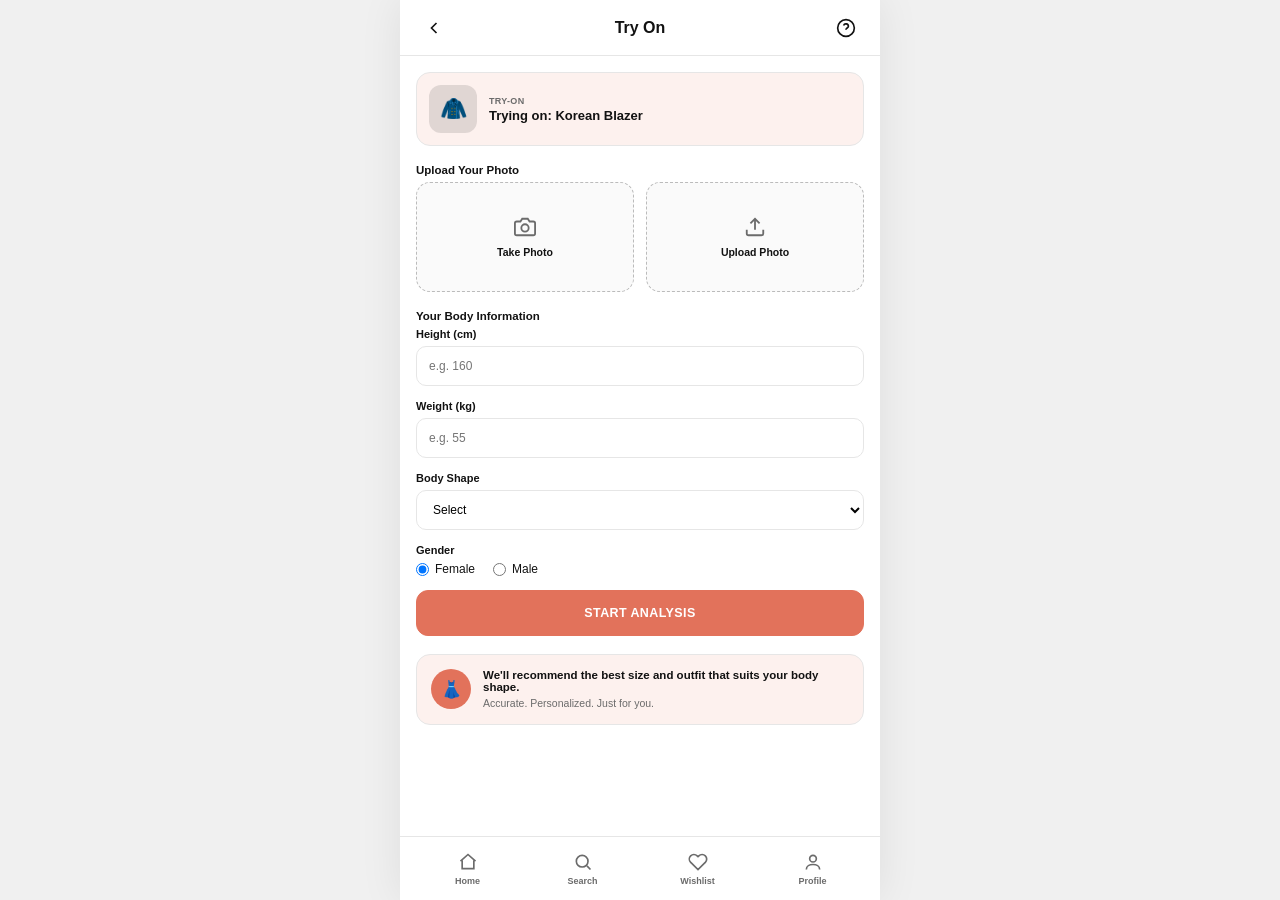
<file: tryon.html>
<!DOCTYPE html>
<html lang="id">
<head>
<meta charset="UTF-8">
<meta name="viewport" content="width=device-width, initial-scale=1.0">
<title>Try On — STYLE</title>
<link rel="stylesheet" href="styles.css">
<link rel="icon" href="data:image/svg+xml,<svg xmlns=%22http://www.w3.org/2000/svg%22 viewBox=%220 0 100 100%22><rect width=%22100%22 height=%22100%22 rx=%2222%22 fill=%22%23111%22/><text x=%2250%22 y=%2266%22 font-size=%2255%22 text-anchor=%22middle%22 fill=%22%23fff%22 font-family=%22sans-serif%22 font-weight=%22800%22>S</text></svg>">
</head>
<body>
<div class="app-shell">

  <div class="app-header">
    <a class="icon-btn" id="tryon-back-btn" href="shop.html">
      <svg viewBox="0 0 24 24" fill="none" stroke="currentColor" stroke-width="2"><path d="M15 18l-6-6 6-6"/></svg>
    </a>
    <h1>Try On</h1>
    <span class="icon-btn">
      <svg viewBox="0 0 24 24" fill="none" stroke="currentColor" stroke-width="2"><circle cx="12" cy="12" r="10"/><path d="M9.1 9a3 3 0 0 1 5.8 1c0 2-3 2-3 4"/><line x1="12" y1="17" x2="12" y2="17.01"/></svg>
    </span>
  </div>

  <div class="content" id="tryon-page">
    <div class="tryon-banner">
      <div class="thumb" id="tryon-thumb"></div>
      <div>
        <div class="label">Try-on</div>
        <div class="name" id="tryon-subtitle">Trying on: —</div>
      </div>
    </div>

    <!-- ===== Fashion try-on ===== -->
    <section class="tryon-section" data-cat="fashion" hidden>
      <label class="form-label">Upload Your Photo</label>
      <div class="upload-row">
        <div class="upload-box">
          <svg viewBox="0 0 24 24" fill="none" stroke="currentColor" stroke-width="2"><path d="M23 19a2 2 0 0 1-2 2H3a2 2 0 0 1-2-2V8a2 2 0 0 1 2-2h4l2-3h6l2 3h4a2 2 0 0 1 2 2z"/><circle cx="12" cy="13" r="4"/></svg>
          <span class="upload-label">Take Photo</span>
        </div>
        <div class="upload-box">
          <svg viewBox="0 0 24 24" fill="none" stroke="currentColor" stroke-width="2"><path d="M21 15v4a2 2 0 0 1-2 2H5a2 2 0 0 1-2-2v-4"/><polyline points="17 8 12 3 7 8"/><line x1="12" y1="3" x2="12" y2="15"/></svg>
          <span class="upload-label">Upload Photo</span>
        </div>
      </div>

      <label class="form-label">Your Body Information</label>
      <div class="form-group">
        <label class="form-label" style="font-size:11px;">Height (cm)</label>
        <input class="form-input" type="number" placeholder="e.g. 160" min="120" max="210">
      </div>
      <div class="form-group">
        <label class="form-label" style="font-size:11px;">Weight (kg)</label>
        <input class="form-input" type="number" placeholder="e.g. 55" min="30" max="150">
      </div>
      <div class="form-group">
        <label class="form-label" style="font-size:11px;">Body Shape</label>
        <select class="form-select">
          <option value="">Select</option>
          <option>Hourglass</option>
          <option>Pear</option>
          <option>Apple</option>
          <option>Rectangle</option>
          <option>Inverted Triangle</option>
        </select>
      </div>
      <div class="form-group">
        <label class="form-label" style="font-size:11px;">Gender</label>
        <div class="radio-group">
          <label class="radio-label"><input type="radio" name="gender" checked> Female</label>
          <label class="radio-label"><input type="radio" name="gender"> Male</label>
        </div>
      </div>

      <button class="btn btn-primary" type="button" data-analyze="fashion-result">Start Analysis</button>

      <div class="result-panel" id="fashion-result" hidden>
        <div class="title">✨ Analysis Result</div>
        <div class="result-photo"><img src="img/result-dress.jpeg" alt="Hasil try-on pakaian"></div>
        <div class="result-grid">
          <div class="result-card">
            <div class="result-label">Match Score</div>
            <div class="result-value">94%</div>
          </div>
          <div class="result-card">
            <div class="result-label">Recommended Size</div>
            <div class="result-value">M</div>
          </div>
        </div>
        <div class="btn-row two">
          <button class="btn btn-outline" type="button" data-analyze="fashion-result">Try Another</button>
          <a class="btn btn-primary" id="tryon-add-look" href="mixmatch.html">Add to My Look</a>
        </div>
      </div>

      <div class="info-banner">
        <div class="icon-circle">👗</div>
        <div class="info-text">
          <h4>We'll recommend the best size and outfit that suits your body shape.</h4>
          <p>Accurate. Personalized. Just for you.</p>
        </div>
      </div>
    </section>

    <!-- ===== Makeup try-on ===== -->
    <section class="tryon-section" data-cat="makeup" hidden>
      <div class="camera-box">
        <img class="camera-result-img" src="img/result-makeup.jpeg" alt="Hasil try-on makeup">
        <div class="camera-overlay-guide"></div>
      </div>

      <label class="form-label">Choose Category</label>
      <div class="pill-row" data-group="category">
        <div class="pill active" data-item>Lipstick</div>
        <div class="pill" data-item>Foundation</div>
        <div class="pill" data-item>Blush</div>
        <div class="pill" data-item>Eyeshadow</div>
        <div class="pill" data-item>Eyeliner</div>
      </div>

      <label class="form-label">Choose Shade</label>
      <div class="shade-grid" data-group="shade">
        <div class="shade-box active" data-item data-shade-hex="#c9776b" data-shade-name="Coral Nude" style="background:#c9776b;"></div>
        <div class="shade-box" data-item data-shade-hex="#b56576" data-shade-name="Rosy Mauve" style="background:#b56576;"></div>
        <div class="shade-box" data-item data-shade-hex="#a4133c" data-shade-name="Classic Red" style="background:#a4133c;"></div>
        <div class="shade-box" data-item data-shade-hex="#b5651d" data-shade-name="Terracotta" style="background:#b5651d;"></div>
        <div class="shade-box" data-item data-shade-hex="#e8a0a0" data-shade-name="Soft Pink" style="background:#e8a0a0;"></div>
      </div>

      <div class="score-row">
        <div class="score-card">
          <div class="score-label">Match Score</div>
          <div class="score-value">95%</div>
        </div>
        <div class="score-card">
          <div class="score-label">Recommended Shade</div>
          <div class="shade-match">
            <div class="shade-dot" data-shade-dot="shade" style="background:#c9776b;"></div>
            <div class="shade-name" data-shade-name="shade">Coral Nude</div>
          </div>
        </div>
      </div>

      <div class="btn-row two">
        <button class="btn btn-outline" type="button" data-toast="Look saved to History ✓">Save Look</button>
        <a class="btn btn-primary tryon-buy-now" href="checkout.html">Buy Now</a>
      </div>
    </section>

    <!-- ===== Accessories try-on ===== -->
    <section class="tryon-section" data-cat="accessories" hidden>
      <div class="camera-box">
        <img class="camera-result-img" src="img/result-dress.jpeg" alt="Hasil try-on aksesori">
        <div class="camera-overlay-guide"></div>
      </div>

      <label class="form-label">Choose Category</label>
      <div class="acc-cat-grid" data-group="acc-category">
        <div class="acc-cat-item active" data-item><span class="emoji">🕶️</span><span>Glasses</span></div>
        <div class="acc-cat-item" data-item><span class="emoji">⌚</span><span>Watch</span></div>
        <div class="acc-cat-item" data-item><span class="emoji">📿</span><span>Necklace</span></div>
        <div class="acc-cat-item" data-item><span class="emoji">💎</span><span>Earrings</span></div>
        <div class="acc-cat-item" data-item><span class="emoji">👜</span><span>Bag</span></div>
      </div>

      <div class="wide-score-card">
        <div class="wide-score-left">
          <div class="score-label">Match Score</div>
          <div class="score-value">92%</div>
        </div>
        <div class="wide-score-right">This accessory matches your style perfectly!</div>
      </div>

      <div class="btn-row two">
        <button class="btn btn-outline" type="button" data-toast="Look saved to History ✓">Save Look</button>
        <a class="btn btn-primary tryon-buy-now" href="checkout.html">Buy Now</a>
      </div>
    </section>
  </div>

  <div class="bottom-nav">
    <a class="nav-item" href="index.html">
      <svg viewBox="0 0 24 24" fill="none" stroke="currentColor" stroke-width="2"><path d="M3 11l9-8 9 8"/><path d="M5 10v10h14V10"/></svg>
      <span class="nav-label">Home</span>
    </a>
    <a class="nav-item" href="shop.html">
      <svg viewBox="0 0 24 24" fill="none" stroke="currentColor" stroke-width="2"><circle cx="11" cy="11" r="7"/><path d="M21 21l-4.3-4.3"/></svg>
      <span class="nav-label">Search</span>
    </a>
    <a class="nav-item" href="wishlist.html">
      <svg viewBox="0 0 24 24" fill="none" stroke="currentColor" stroke-width="2"><path d="M20.8 4.6a5.5 5.5 0 0 0-7.8 0L12 5.6l-1-1a5.5 5.5 0 0 0-7.8 7.8l1 1L12 21l7.8-7.6 1-1a5.5 5.5 0 0 0 0-7.8z"/></svg>
      <span class="nav-label">Wishlist</span>
    </a>
    <a class="nav-item" href="profile.html">
      <svg viewBox="0 0 24 24" fill="none" stroke="currentColor" stroke-width="2"><circle cx="12" cy="8" r="4"/><path d="M4 21c0-4 4-6 8-6s8 2 8 6"/></svg>
      <span class="nav-label">Profile</span>
    </a>
  </div>

</div>
<script src="data.js"></script>
<script src="script.js"></script>
</body>
</html>
</file>
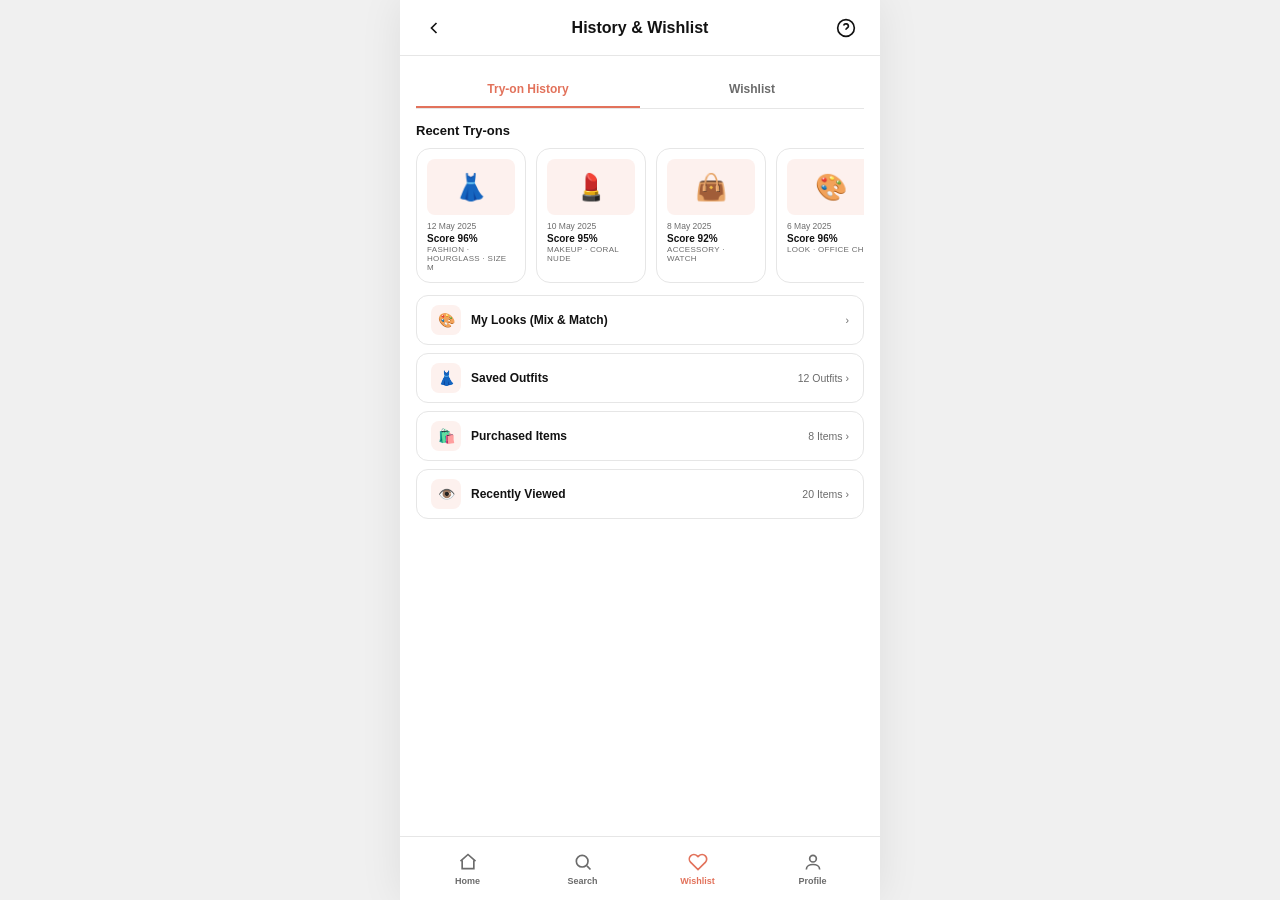
<file: wishlist.html>
<!DOCTYPE html>
<html lang="id">
<head>
<meta charset="UTF-8">
<meta name="viewport" content="width=device-width, initial-scale=1.0">
<title>History & Wishlist — STYLE</title>
<link rel="stylesheet" href="styles.css">
<link rel="icon" href="data:image/svg+xml,<svg xmlns=%22http://www.w3.org/2000/svg%22 viewBox=%220 0 100 100%22><rect width=%22100%22 height=%22100%22 rx=%2222%22 fill=%22%23111%22/><text x=%2250%22 y=%2266%22 font-size=%2255%22 text-anchor=%22middle%22 fill=%22%23fff%22 font-family=%22sans-serif%22 font-weight=%22800%22>S</text></svg>">
</head>
<body>
<div class="app-shell">

  <div class="app-header">
    <a class="icon-btn" href="index.html">
      <svg viewBox="0 0 24 24" fill="none" stroke="currentColor" stroke-width="2"><path d="M15 18l-6-6 6-6"/></svg>
    </a>
    <h1>History & Wishlist</h1>
    <span class="icon-btn">
      <svg viewBox="0 0 24 24" fill="none" stroke="currentColor" stroke-width="2"><circle cx="12" cy="12" r="10"/><path d="M9.1 9a3 3 0 0 1 5.8 1c0 2-3 2-3 4"/><line x1="12" y1="17" x2="12" y2="17.01"/></svg>
    </span>
  </div>

  <div class="content">
    <div class="tabs-header" data-group="wishlist-tab">
      <button class="tab-btn active" type="button" data-item data-target="panel-history">Try-on History</button>
      <button class="tab-btn" type="button" data-item data-target="panel-wishlist">Wishlist</button>
    </div>

    <div id="panel-history" data-panel="wishlist-tab">
      <div class="section-header" style="margin-top:0;"><h3>Recent Try-ons</h3></div>
      <div class="history-scroll">
        <div class="history-card">
          <div class="hist-emoji">👗</div>
          <div class="history-date">12 May 2025</div>
          <div class="history-score">Score 96%</div>
          <div class="history-type">Fashion · Hourglass · Size M</div>
        </div>
        <div class="history-card">
          <div class="hist-emoji">💄</div>
          <div class="history-date">10 May 2025</div>
          <div class="history-score">Score 95%</div>
          <div class="history-type">Makeup · Coral Nude</div>
        </div>
        <div class="history-card">
          <div class="hist-emoji">👜</div>
          <div class="history-date">8 May 2025</div>
          <div class="history-score">Score 92%</div>
          <div class="history-type">Accessory · Watch</div>
        </div>
        <div class="history-card">
          <div class="hist-emoji">🎨</div>
          <div class="history-date">6 May 2025</div>
          <div class="history-score">Score 96%</div>
          <div class="history-type">Look · Office Chic</div>
        </div>
      </div>

      <div class="menu-list">
        <a class="menu-list-item" href="mixmatch.html">
          <div class="menu-item-left"><div class="menu-item-icon">🎨</div>My Looks (Mix & Match)</div>
          <div class="menu-item-right">›</div>
        </a>
        <div class="menu-list-item">
          <div class="menu-item-left"><div class="menu-item-icon">👗</div>Saved Outfits</div>
          <div class="menu-item-right">12 Outfits ›</div>
        </div>
        <div class="menu-list-item">
          <div class="menu-item-left"><div class="menu-item-icon">🛍️</div>Purchased Items</div>
          <div class="menu-item-right">8 Items ›</div>
        </div>
        <div class="menu-list-item">
          <div class="menu-item-left"><div class="menu-item-icon">👁️</div>Recently Viewed</div>
          <div class="menu-item-right">20 Items ›</div>
        </div>
      </div>
    </div>

    <div id="panel-wishlist" data-panel="wishlist-tab" hidden>
      <div class="wishlist-grid">
        <div class="product-card">
          <div class="product-thumb" style="background:#c9879322;">👗
            <button class="heart-fab active"><svg viewBox="0 0 24 24" fill="currentColor"><path d="M20.8 4.6a5.5 5.5 0 0 0-7.8 0L12 5.6l-1-1a5.5 5.5 0 0 0-7.8 7.8l1 1L12 21l7.8-7.6 1-1a5.5 5.5 0 0 0 0-7.8z"/></svg></button>
          </div>
          <div class="product-body">
            <div class="product-name">Flowy Dress</div>
            <div class="product-cat">fashion</div>
            <div class="product-price-row"><span class="product-price">Rp 249.000</span></div>
          </div>
        </div>
        <div class="product-card">
          <div class="product-thumb" style="background:#22222222;">⌚
            <button class="heart-fab active"><svg viewBox="0 0 24 24" fill="currentColor"><path d="M20.8 4.6a5.5 5.5 0 0 0-7.8 0L12 5.6l-1-1a5.5 5.5 0 0 0-7.8 7.8l1 1L12 21l7.8-7.6 1-1a5.5 5.5 0 0 0 0-7.8z"/></svg></button>
          </div>
          <div class="product-body">
            <div class="product-name">Classic Watch</div>
            <div class="product-cat">accessories</div>
            <div class="product-price-row"><span class="product-price">Rp 349.000</span></div>
          </div>
        </div>
        <div class="product-card">
          <div class="product-thumb" style="background:#c9776b22;">💄
            <button class="heart-fab active"><svg viewBox="0 0 24 24" fill="currentColor"><path d="M20.8 4.6a5.5 5.5 0 0 0-7.8 0L12 5.6l-1-1a5.5 5.5 0 0 0-7.8 7.8l1 1L12 21l7.8-7.6 1-1a5.5 5.5 0 0 0 0-7.8z"/></svg></button>
          </div>
          <div class="product-body">
            <div class="product-name">Coral Nude Lipstick</div>
            <div class="product-cat">makeup</div>
            <div class="product-price-row"><span class="product-price">Rp 149.000</span></div>
          </div>
        </div>
        <div class="product-card">
          <div class="product-thumb" style="background:#f2f2f222;">👟
            <button class="heart-fab active"><svg viewBox="0 0 24 24" fill="currentColor"><path d="M20.8 4.6a5.5 5.5 0 0 0-7.8 0L12 5.6l-1-1a5.5 5.5 0 0 0-7.8 7.8l1 1L12 21l7.8-7.6 1-1a5.5 5.5 0 0 0 0-7.8z"/></svg></button>
          </div>
          <div class="product-body">
            <div class="product-name">White Sneakers</div>
            <div class="product-cat">fashion</div>
            <div class="product-price-row"><span class="product-price">Rp 299.000</span></div>
          </div>
        </div>
      </div>
    </div>
  </div>

  <div class="bottom-nav">
    <a class="nav-item" href="index.html">
      <svg viewBox="0 0 24 24" fill="none" stroke="currentColor" stroke-width="2"><path d="M3 11l9-8 9 8"/><path d="M5 10v10h14V10"/></svg>
      <span class="nav-label">Home</span>
    </a>
    <a class="nav-item" href="shop.html">
      <svg viewBox="0 0 24 24" fill="none" stroke="currentColor" stroke-width="2"><circle cx="11" cy="11" r="7"/><path d="M21 21l-4.3-4.3"/></svg>
      <span class="nav-label">Search</span>
    </a>
    <a class="nav-item active" href="wishlist.html">
      <svg viewBox="0 0 24 24" fill="none" stroke="currentColor" stroke-width="2"><path d="M20.8 4.6a5.5 5.5 0 0 0-7.8 0L12 5.6l-1-1a5.5 5.5 0 0 0-7.8 7.8l1 1L12 21l7.8-7.6 1-1a5.5 5.5 0 0 0 0-7.8z"/></svg>
      <span class="nav-label">Wishlist</span>
    </a>
    <a class="nav-item" href="profile.html">
      <svg viewBox="0 0 24 24" fill="none" stroke="currentColor" stroke-width="2"><circle cx="12" cy="8" r="4"/><path d="M4 21c0-4 4-6 8-6s8 2 8 6"/></svg>
      <span class="nav-label">Profile</span>
    </a>
  </div>

</div>
<script src="script.js"></script>
</body>
</html>
</file>
<file: styles.css>
/* STYLE — shared stylesheet for all pages */
:root{
  --bg:#ffffff;
  --fg:#121212;
  --muted:#6b6b6b;
  --border:#e6e6e6;
  --card:#fdf1ee;
  --primary:#e2725b;
  --primary-dark:#c85f4a;
  --primary-tint:#fdf1ee;
}
*{box-sizing:border-box; margin:0; padding:0;}
html,body{height:100%;}
body{
  font-family:-apple-system,BlinkMacSystemFont,"Segoe UI",Roboto,Helvetica,Arial,sans-serif;
  background:#f0f0f0;
  color:var(--fg);
  -webkit-font-smoothing:antialiased;
}
a{color:inherit; text-decoration:none;}
img{max-width:100%; display:block;}
button, input, select{font-family:inherit;}

.app-shell{
  max-width:480px;
  margin:0 auto;
  min-height:100vh;
  background:var(--bg);
  display:flex;
  flex-direction:column;
  box-shadow:0 0 40px rgba(0,0,0,.08);
  position:relative;
}

/* ---------- Toast ---------- */
#toast{
  position:fixed; left:50%; bottom:80px; transform:translate(-50%,10px);
  background:#111; color:#fff; padding:10px 18px; border-radius:24px; font-size:12px; font-weight:600;
  opacity:0; pointer-events:none; transition:opacity .25s, transform .25s; z-index:50; white-space:nowrap;
  max-width:88%; overflow:hidden; text-overflow:ellipsis;
}
#toast.show{opacity:1; transform:translate(-50%,0);}

/* ---------- Header ---------- */
.app-header{
  height:56px;
  display:flex; align-items:center; justify-content:space-between;
  padding:0 16px; position:sticky; top:0;
  background:rgba(255,255,255,.92); backdrop-filter:blur(8px);
  border-bottom:1px solid var(--border); z-index:20;
}
.app-header h1{font-size:16px; font-weight:700;}
.icon-btn{
  width:36px; height:36px; border-radius:50%; display:flex; align-items:center; justify-content:center;
  background:transparent; border:none; cursor:pointer; color:var(--fg);
}
.icon-btn svg{width:20px; height:20px;}
.icon-btn.placeholder{visibility:hidden;}

.content{flex:1; padding:16px 16px 32px;}

.greet{font-size:14px; font-weight:600; margin-bottom:12px;}
.muted{color:var(--muted);}

/* ---------- Search ---------- */
.search-bar{
  width:100%; height:42px; border:1px solid var(--border); border-radius:12px;
  display:flex; align-items:center; padding:0 12px; gap:8px; background:#fff; margin-bottom:16px;
}
.search-bar input{flex:1; border:none; outline:none; font-size:13px; background:transparent;}
.search-bar svg{width:16px; height:16px; color:var(--muted); flex-shrink:0;}

/* ---------- Hero ---------- */
.hero{
  width:100%; border-radius:16px; overflow:hidden; display:flex;
  background:linear-gradient(135deg,var(--primary),var(--primary-dark)); color:#fff; margin-bottom:12px;
}
.hero-text{padding:18px; display:flex; flex-direction:column; justify-content:space-between; gap:10px;}
.hero-text h2{font-size:17px; font-weight:800; line-height:1.25;}
.hero-text p{font-size:11px; opacity:.85; margin-top:4px;}
.hero-btn{
  background:#fff; color:var(--primary-dark); font-size:10px; font-weight:700; padding:8px 14px;
  border-radius:20px; width:max-content; text-transform:uppercase; letter-spacing:.4px; border:none; cursor:pointer;
}
.hero-emoji{width:130px; display:flex; align-items:center; justify-content:center; font-size:52px; flex-shrink:0;}

.dots{display:flex; justify-content:center; gap:6px; margin:10px 0 18px;}
.dot{width:6px; height:6px; border-radius:50%; background:#e6d2cd;}
.dot.active{background:var(--primary); width:16px; border-radius:4px;}

.section-header{display:flex; justify-content:space-between; align-items:center; margin:18px 0 10px;}
.section-header h3{font-size:13px; font-weight:700;}
.section-header .see-all{font-size:11px; font-weight:600; color:var(--muted);}

/* ---------- Quick access ---------- */
.quick-grid{display:grid; grid-template-columns:repeat(4,1fr); gap:8px;}
.qa-item{
  border:1px solid var(--border); border-radius:14px; padding:10px 4px 12px; text-align:center;
  display:flex; flex-direction:column; align-items:center; gap:6px; background:#fff;
}
.qa-item:hover{background:#f7f7f7;}
.qa-icon{width:34px; height:34px; border-radius:10px; background:var(--primary); color:#fff; display:flex; align-items:center; justify-content:center; font-size:16px;}
.qa-label{font-size:9.5px; font-weight:600; line-height:1.2;}

/* ---------- Product grid ---------- */
.product-grid{display:grid; grid-template-columns:repeat(2,1fr); gap:12px;}
.product-card{border:1px solid var(--border); border-radius:14px; overflow:hidden; background:#fff;}
.product-thumb{height:96px; width:100%; display:flex; align-items:center; justify-content:center; font-size:34px; position:relative;}
.product-body{padding:8px 10px 10px;}
.product-name{font-size:11.5px; font-weight:600; white-space:nowrap; overflow:hidden; text-overflow:ellipsis;}
.product-cat{font-size:9px; color:var(--muted); text-transform:uppercase; letter-spacing:.3px; margin-top:1px;}
.product-price-row{display:flex; justify-content:space-between; align-items:center; margin-top:6px;}
.product-price{font-size:11.5px; font-weight:700;}

.heart-btn, .heart-fab{
  width:26px; height:26px; border-radius:50%; border:1px solid var(--border); background:#fff;
  display:flex; align-items:center; justify-content:center; cursor:pointer; flex-shrink:0;
}
.heart-btn svg, .heart-fab svg{width:13px; height:13px;}
.heart-btn.active, .heart-fab.active{background:var(--primary); border-color:var(--primary);}
.heart-btn.active svg, .heart-fab.active svg{color:#fff;}
.heart-fab{position:absolute; top:8px; right:8px; background:rgba(255,255,255,.9); border:none;}
.heart-fab.active{background:var(--primary);}

.empty-state{padding:40px 12px; text-align:center; color:var(--muted); font-size:12.5px;}
.empty-state .big{font-size:34px; margin-bottom:10px;}

/* ---------- Buttons ---------- */
.btn{
  width:100%; height:46px; border-radius:12px; font-size:12.5px; font-weight:700;
  text-transform:uppercase; letter-spacing:.4px; cursor:pointer; display:flex; align-items:center;
  justify-content:center; gap:6px; border:1px solid var(--primary);
}
.btn-primary{background:var(--primary); color:#fff;}
.btn-outline{background:#fff; color:var(--primary);}
.btn-row{display:grid; gap:10px;}
.btn-row.two{grid-template-columns:1fr 1fr;}
.btn-row.three{grid-template-columns:1.2fr 1.2fr 1fr;}
.btn-row.three .btn{font-size:9.5px; height:40px;}

/* ---------- Hub ---------- */
.hub-grid{display:grid; grid-template-columns:1fr 1fr; gap:12px;}
.hub-card{
  border:1px solid var(--border); border-radius:16px; padding:16px; background:#fff;
  display:flex; flex-direction:column; gap:10px; min-height:120px;
}
.hub-card:hover{background:#f7f7f7;}
.hub-icon{width:38px; height:38px; border-radius:10px; background:var(--primary); color:#fff; display:flex; align-items:center; justify-content:center; font-size:18px;}
.hub-card h4{font-size:12.5px; font-weight:700;}
.hub-card p{font-size:10px; color:var(--muted); line-height:1.3;}
.hub-card.wide{grid-column:1/3; flex-direction:row; align-items:center;}

/* ---------- Forms ---------- */
.form-group{margin-bottom:14px;}
.form-label{font-size:11.5px; font-weight:700; margin-bottom:6px; display:block;}
.form-select, .form-input{
  width:100%; height:40px; border:1px solid var(--border); border-radius:10px; padding:0 12px;
  font-size:12px; background:#fff;
}
.radio-group{display:flex; gap:18px;}
.radio-label{display:flex; align-items:center; gap:6px; font-size:12px;}

.upload-row{display:grid; grid-template-columns:1fr 1fr; gap:12px; margin-bottom:18px;}
.upload-box{
  border:1.5px dashed #bbb; border-radius:14px; height:110px; display:flex; flex-direction:column;
  align-items:center; justify-content:center; gap:8px; background:#fafafa; text-align:center;
}
.upload-box svg{width:22px; height:22px; color:var(--muted);}
.upload-label{font-size:10.5px; font-weight:600;}

.info-banner{
  border:1px solid var(--border); border-radius:14px; padding:14px; display:flex; gap:12px; align-items:flex-start;
  margin-top:18px; background:var(--card);
}
.info-banner .icon-circle{
  width:40px; height:40px; border-radius:50%; background:var(--primary); color:#fff; flex-shrink:0;
  display:flex; align-items:center; justify-content:center; font-size:17px;
}
.info-banner h4{font-size:11.5px; font-weight:700; margin-bottom:3px;}
.info-banner p{font-size:10.5px; color:var(--muted); line-height:1.35;}

.result-panel{border:1px solid var(--border); border-radius:16px; padding:16px; margin-top:16px; background:var(--card);}
.result-panel .title{font-size:12px; font-weight:700; margin-bottom:12px;}
.result-photo{width:100%; height:220px; border-radius:12px; overflow:hidden; margin-bottom:14px; background:#fff; border:1px solid var(--border);}
.result-photo img{width:100%; height:100%; object-fit:contain;}
.result-grid{display:grid; grid-template-columns:1fr 1fr; gap:10px; margin-bottom:14px;}
.result-card{background:#fff; border:1px solid var(--border); border-radius:12px; padding:10px;}
.result-label{font-size:9px; color:var(--muted); font-weight:600; text-transform:uppercase;}
.result-value{font-size:20px; font-weight:800; margin-top:4px;}

/* ---------- Product detail ---------- */
.detail-thumb{width:100%; height:220px; border-radius:16px; display:flex; align-items:center; justify-content:center; font-size:72px; margin-bottom:16px;}
.detail-name{font-size:18px; font-weight:800; margin-bottom:4px;}
.detail-price{font-size:15px; font-weight:700; margin-bottom:8px;}
.detail-cat{display:inline-block; font-size:10px; text-transform:uppercase; letter-spacing:.4px; color:var(--primary-dark); background:var(--primary-tint); border:1px solid var(--primary); border-radius:20px; padding:4px 10px; margin-bottom:14px;}
.detail-desc{font-size:12.5px; line-height:1.6; color:#333; margin-bottom:20px;}

/* ---------- Try-on contextual banner ---------- */
.tryon-banner{display:flex; align-items:center; gap:12px; border:1px solid var(--border); border-radius:14px; padding:12px; margin-bottom:18px; background:var(--card);}
.tryon-banner .thumb{width:48px; height:48px; border-radius:12px; display:flex; align-items:center; justify-content:center; font-size:22px; flex-shrink:0;}
.tryon-banner .label{font-size:9px; text-transform:uppercase; color:var(--muted); font-weight:700; letter-spacing:.3px;}
.tryon-banner .name{font-size:13px; font-weight:700; margin-top:2px;}

/* ---------- Camera (static preview) ---------- */
.camera-box{
  width:100%; height:220px; border-radius:16px; background:#111; position:relative; overflow:hidden;
  display:flex; align-items:center; justify-content:center; margin-bottom:16px; color:#aaa;
}
.camera-placeholder-inner{text-align:center; font-size:11px; display:flex; flex-direction:column; align-items:center; gap:10px;}
.camera-placeholder-inner svg{width:30px; height:30px;}
.camera-overlay-guide{position:absolute; inset:14px; border:1.5px dashed rgba(226,114,91,.6); border-radius:14px; pointer-events:none;}
.camera-result-img{width:100%; height:100%; object-fit:contain; background:#fff;}

/* ---------- Pills / toggle groups ---------- */
.pill-row{display:flex; gap:8px; overflow-x:auto; margin-bottom:14px; padding-bottom:4px;}
.pill{
  padding:8px 14px; border:1px solid var(--border); border-radius:20px; font-size:11px; font-weight:600;
  white-space:nowrap; cursor:pointer; background:#fff; flex-shrink:0;
}
.pill.active{background:var(--primary); color:#fff; border-color:var(--primary);}

.shade-grid{display:grid; grid-template-columns:repeat(5,1fr); gap:8px; margin-bottom:18px;}
.shade-box{
  aspect-ratio:1; border-radius:10px; border:2px solid transparent; cursor:pointer;
  box-shadow:inset 0 0 0 1px rgba(0,0,0,.08);
}
.shade-box.active{border-color:var(--primary); box-shadow:0 0 0 2px #fff, 0 0 0 4px var(--primary);}

.score-row{display:grid; grid-template-columns:1fr 1fr; gap:12px; margin-bottom:18px;}
.score-card{border:1px solid var(--border); border-radius:14px; padding:12px; background:#fff;}
.score-label{font-size:9px; color:var(--muted); font-weight:700; text-transform:uppercase;}
.score-value{font-size:22px; font-weight:800; margin-top:4px;}
.shade-match{display:flex; align-items:center; gap:8px; margin-top:6px;}
.shade-dot{width:16px; height:16px; border-radius:50%; border:1px solid rgba(0,0,0,.15);}
.shade-name{font-size:12px; font-weight:700;}

.acc-cat-grid{display:grid; grid-template-columns:repeat(5,1fr); gap:8px; margin-bottom:18px;}
.acc-cat-item{
  border:1px solid var(--border); border-radius:12px; height:60px; display:flex; flex-direction:column;
  align-items:center; justify-content:center; gap:5px; cursor:pointer; background:#fff; font-size:9.5px; font-weight:600;
}
.acc-cat-item.active{background:var(--primary); color:#fff; border-color:var(--primary);}
.acc-cat-item .emoji{font-size:16px;}

.wide-score-card{
  border:1px solid var(--border); border-radius:14px; padding:14px; display:flex; align-items:center;
  gap:16px; margin-bottom:18px; background:var(--card);
}
.wide-score-left{text-align:center; flex-shrink:0;}
.wide-score-right{font-size:11px; line-height:1.4; color:#333; font-weight:500; border-left:1px solid var(--border); padding-left:16px;}

/* ---------- Mix & Match ---------- */
.mix-container{display:grid; grid-template-columns:1fr 1.15fr; gap:12px; margin-bottom:18px;}
.look-view{
  border:1px solid var(--border); border-radius:16px; padding:12px; display:flex; flex-direction:column;
  align-items:center; justify-content:space-between; height:300px; position:relative; background:var(--card);
}
.look-canvas{
  width:80px; height:200px; border-radius:14px; overflow:hidden; border:1px solid var(--border); background:#fff;
  display:flex; flex-direction:column; margin-top:14px;
}
.look-canvas .strip{flex:1; display:flex; align-items:center; justify-content:center; font-size:16px;}
.arrow-btn{
  position:absolute; top:50%; transform:translateY(-50%); width:26px; height:26px; border-radius:50%;
  border:1px solid var(--border); background:#fff; display:flex; align-items:center; justify-content:center; font-size:12px; font-weight:700;
}
.arrow-left{left:4px;} .arrow-right{right:4px;}
.look-name{font-size:10.5px; font-weight:700; margin-top:8px; text-align:center;}
.btn-view-items{
  width:100%; height:30px; border:1px solid var(--primary); background:#fff; color:var(--primary); font-size:9px; font-weight:700;
  text-transform:uppercase; border-radius:8px; margin-top:8px;
}

.items-list{display:flex; flex-direction:column; gap:8px; height:300px; overflow-y:auto;}
.list-item-row{border:1px solid var(--border); border-radius:10px; padding:8px; display:flex; align-items:center; gap:8px; background:#fff;}
.list-item-thumb{width:36px; height:36px; border-radius:8px; flex-shrink:0; display:flex; align-items:center; justify-content:center; font-size:16px;}
.list-item-details{flex:1; overflow:hidden;}
.list-item-name{font-size:10px; font-weight:700; white-space:nowrap; overflow:hidden; text-overflow:ellipsis;}
.list-item-price{font-size:9.5px; color:var(--muted); margin-top:1px;}
.list-item-remove{font-size:14px; font-weight:500; padding:2px 6px; color:var(--muted); border:none; background:none;}

.mix-score-row{display:grid; grid-template-columns:1fr 1.3fr; gap:12px; margin-bottom:18px;}
.style-score-box{border:1px solid var(--border); border-radius:14px; padding:12px; background:#fff;}
.score-bar-bg{width:100%; height:5px; background:#eee; border-radius:3px; margin-top:8px; overflow:hidden;}
.score-bar-fill{height:100%; background:var(--primary); border-radius:3px;}
.perfect-box{border:1px solid var(--border); border-radius:14px; padding:12px; background:#fff;}
.tag-grid{display:grid; grid-template-columns:1fr 1fr; gap:5px; margin-top:8px;}
.tag-pill{border:1px solid var(--primary); color:var(--primary-dark); border-radius:8px; text-align:center; font-size:9px; padding:5px 0; font-weight:600;}

/* ---------- Tabs ---------- */
.tabs-header{display:flex; border-bottom:1px solid var(--border); margin-bottom:14px;}
.tab-btn{flex:1; text-align:center; padding:10px 0; font-size:12px; font-weight:600; color:var(--muted); cursor:pointer; border-bottom:2px solid transparent; background:none; border-top:none; border-left:none; border-right:none;}
.tab-btn.active{color:var(--primary); border-bottom-color:var(--primary); font-weight:700;}

.history-scroll{display:flex; gap:10px; overflow-x:auto; margin-bottom:6px; padding-bottom:4px;}
.history-card{border:1px solid var(--border); border-radius:14px; padding:10px; width:110px; flex-shrink:0; background:#fff;}
.hist-emoji{height:56px; display:flex; align-items:center; justify-content:center; font-size:26px; background:var(--card); border-radius:8px; margin-bottom:6px;}
.history-date{font-size:8.5px; color:var(--muted);}
.history-score{font-size:10px; font-weight:700; margin-top:2px;}
.history-type{font-size:8px; color:var(--muted); text-transform:uppercase; letter-spacing:.3px; margin-top:1px;}

.menu-list{display:flex; flex-direction:column; gap:8px; margin-top:8px;}
.menu-list-item{
  border:1px solid var(--border); border-radius:12px; height:50px; padding:0 14px; display:flex;
  align-items:center; justify-content:space-between; background:#fff;
}
.menu-item-left{display:flex; align-items:center; gap:10px; font-size:12px; font-weight:600;}
.menu-item-icon{width:30px; height:30px; border-radius:8px; background:var(--card); display:flex; align-items:center; justify-content:center; font-size:14px;}
.menu-item-right{display:flex; align-items:center; gap:6px; font-size:10.5px; color:var(--muted);}

.wishlist-grid{display:grid; grid-template-columns:repeat(2,1fr); gap:12px; margin-top:4px;}

/* ---------- Profile ---------- */
.profile-header{display:flex; align-items:center; gap:14px; padding:10px 0 20px;}
.avatar{width:56px; height:56px; border-radius:50%; background:var(--primary); color:#fff; display:flex; align-items:center; justify-content:center; font-size:20px; font-weight:700;}
.profile-header h2{font-size:15px; font-weight:700;}
.profile-header p{font-size:11px; color:var(--muted); margin-top:2px;}

/* ---------- Bottom nav ---------- */
.bottom-nav{
  height:64px; border-top:1px solid var(--border); display:flex; justify-content:space-between;
  align-items:center; padding:0 10px; background:#fff; position:sticky; bottom:0; z-index:20;
}
.nav-item{display:flex; flex-direction:column; align-items:center; justify-content:center; gap:4px; flex:1; color:var(--muted); padding:6px 0;}
.nav-item.active{color:var(--primary);}
.nav-item svg{width:20px; height:20px;}
.nav-label{font-size:9px; font-weight:600;}

/* ---------- Checkout ---------- */
.order-items{display:flex; flex-direction:column; gap:8px; margin-bottom:18px;}

.summary-box{border:1px solid var(--border); border-radius:14px; padding:14px 16px; margin-bottom:18px; background:#fff;}
.summary-row{display:flex; justify-content:space-between; align-items:center; font-size:12px; padding:6px 0; color:var(--muted);}
.summary-row.total{border-top:1px solid var(--border); margin-top:6px; padding-top:12px; font-size:14px; font-weight:800; color:var(--fg);}

.payment-list{display:flex; flex-direction:column; gap:8px; margin-bottom:18px;}
.payment-item{
  border:1px solid var(--border); border-radius:12px; padding:12px 14px; display:flex; align-items:center; gap:10px;
  font-size:12px; font-weight:600; cursor:pointer; background:#fff;
}
.payment-item.active{border-color:var(--primary); background:var(--primary-tint); color:var(--primary-dark);}
.payment-icon{font-size:16px;}
.payment-item input{display:none;}

/* ---------- Order confirmation ---------- */
.confirm-hero{text-align:center; padding:24px 0 8px;}
.confirm-icon{
  width:72px; height:72px; border-radius:50%; background:var(--primary); color:#fff; font-size:32px;
  display:flex; align-items:center; justify-content:center; margin:0 auto 16px;
}
.confirm-hero h2{font-size:17px; font-weight:800; margin-bottom:4px;}
.confirm-hero p{font-size:12px; color:var(--muted);}
.order-id{
  text-align:center; font-size:13px; font-weight:700; color:var(--primary-dark); background:var(--primary-tint);
  border-radius:20px; padding:8px 16px; width:max-content; margin:14px auto 20px;
}

/* ---------- Admin ---------- */
.stat-grid{display:grid; grid-template-columns:repeat(3,1fr); gap:8px; margin-bottom:18px;}
.stat-card{border:1px solid var(--border); border-radius:12px; padding:10px; background:#fff; text-align:center;}
.stat-card .stat-value{font-size:18px; font-weight:800; color:var(--primary-dark);}
.stat-card .stat-label{font-size:8.5px; color:var(--muted); font-weight:600; text-transform:uppercase; margin-top:2px; line-height:1.3;}

.rank-list{display:flex; flex-direction:column; gap:8px; margin-bottom:18px;}
.rank-row{border:1px solid var(--border); border-radius:10px; padding:8px 12px; display:flex; align-items:center; gap:10px; background:#fff;}
.rank-num{width:20px; height:20px; border-radius:50%; background:var(--primary-tint); color:var(--primary-dark); font-size:10px; font-weight:800; display:flex; align-items:center; justify-content:center; flex-shrink:0;}
.rank-name{flex:1; font-size:11.5px; font-weight:600;}
.rank-count{font-size:10.5px; color:var(--muted); font-weight:600;}

.admin-product-row{border:1px solid var(--border); border-radius:10px; padding:8px 10px; display:flex; align-items:center; gap:10px; background:#fff; margin-bottom:8px;}
.admin-product-thumb{width:32px; height:32px; border-radius:8px; flex-shrink:0; display:flex; align-items:center; justify-content:center; font-size:15px;}
.admin-product-info{flex:1; overflow:hidden;}
.admin-product-name{font-size:11px; font-weight:700; white-space:nowrap; overflow:hidden; text-overflow:ellipsis;}
.admin-product-meta{font-size:9.5px; color:var(--muted); margin-top:1px;}
.admin-product-price{font-size:11px; font-weight:700; flex-shrink:0;}

.form-textarea{
  width:100%; min-height:80px; border:1px solid var(--border); border-radius:10px; padding:10px 12px;
  font-size:12px; background:#fff; resize:vertical;
}

@media (max-width:400px){
  .app-shell{box-shadow:none;}
}
</file>
